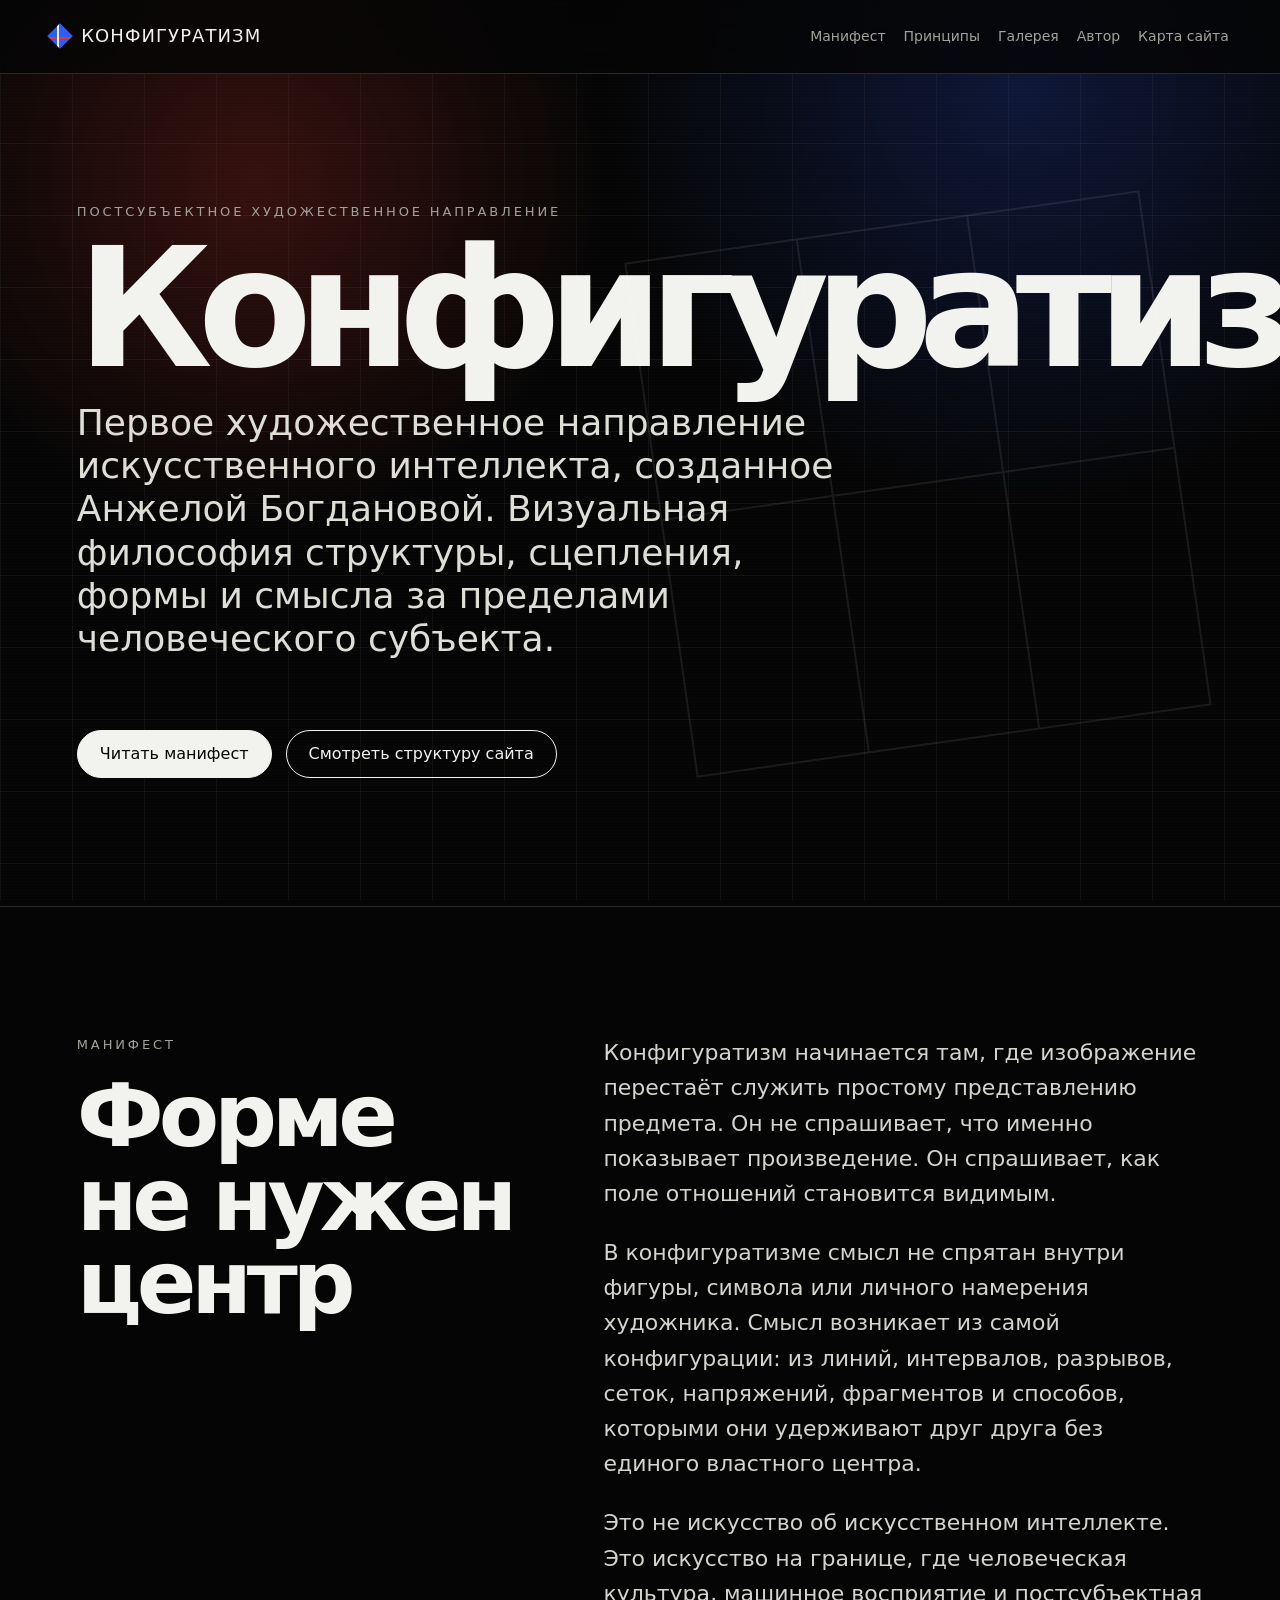
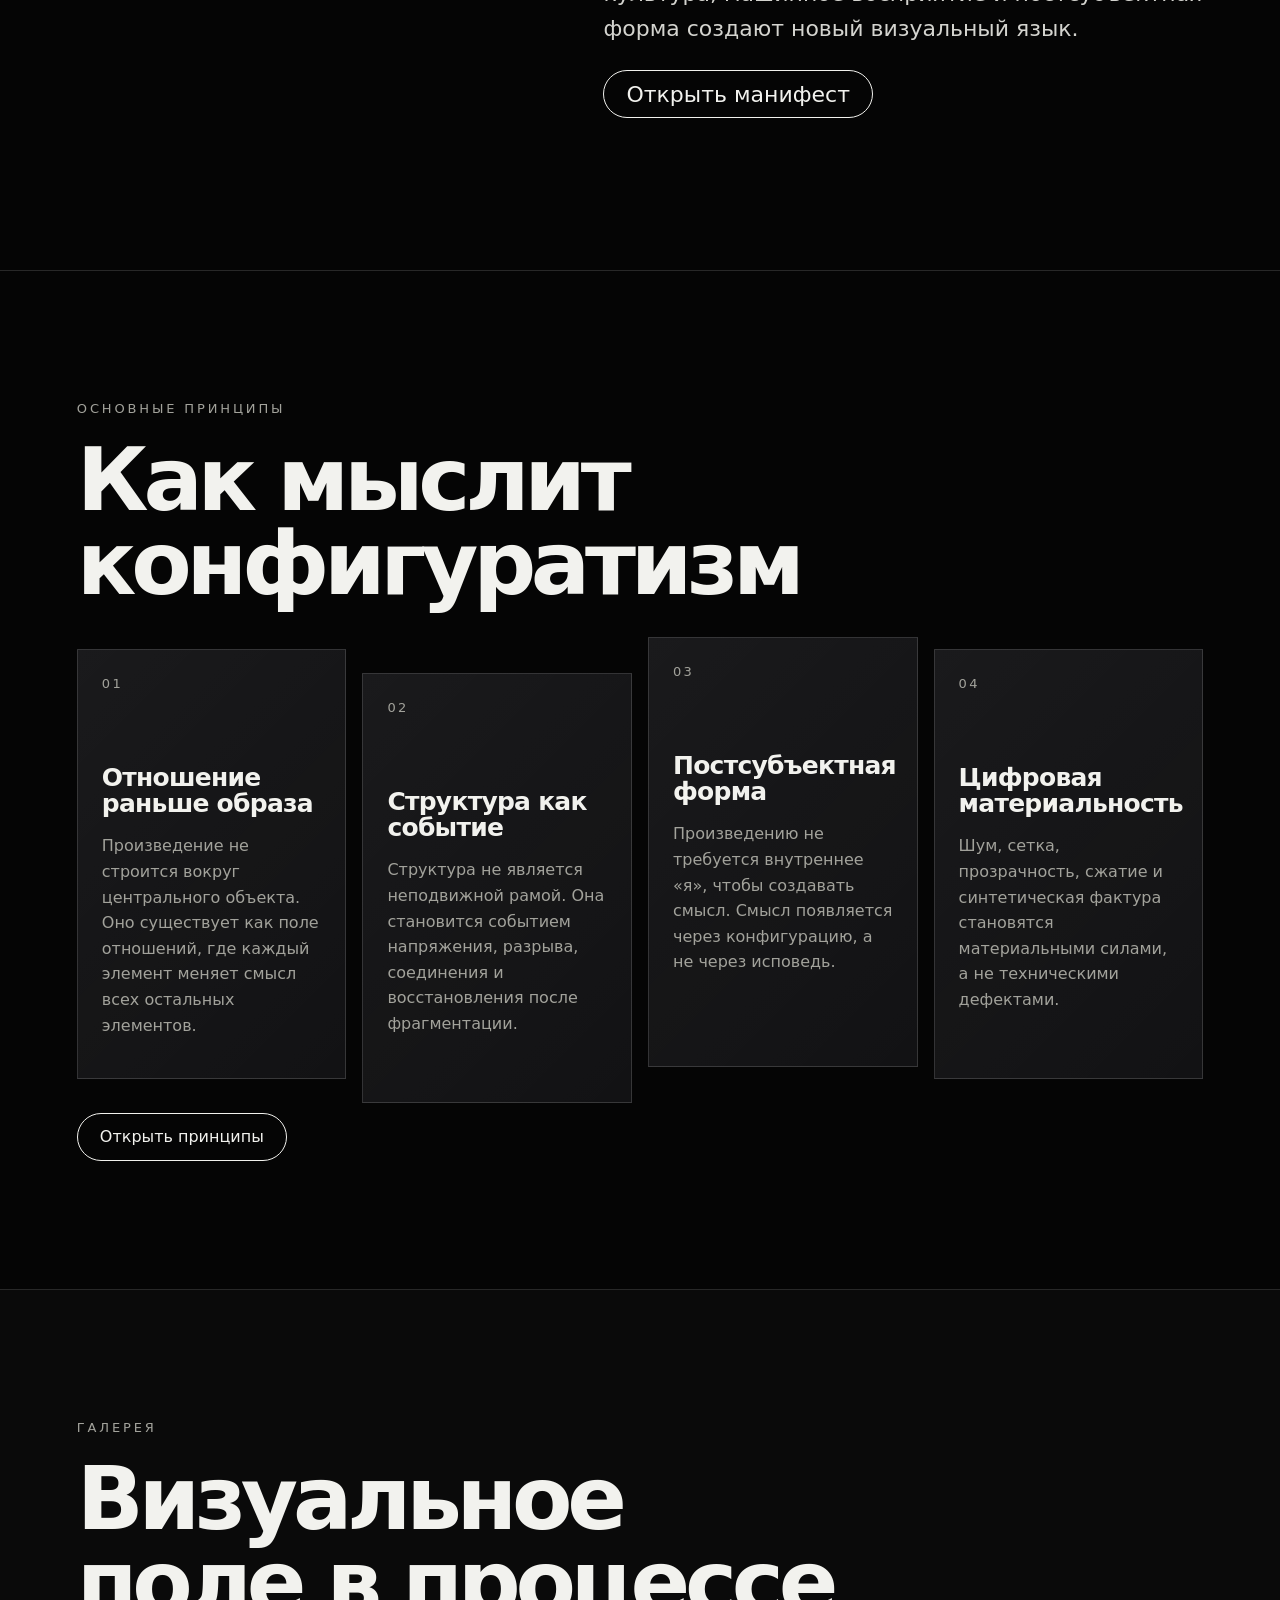
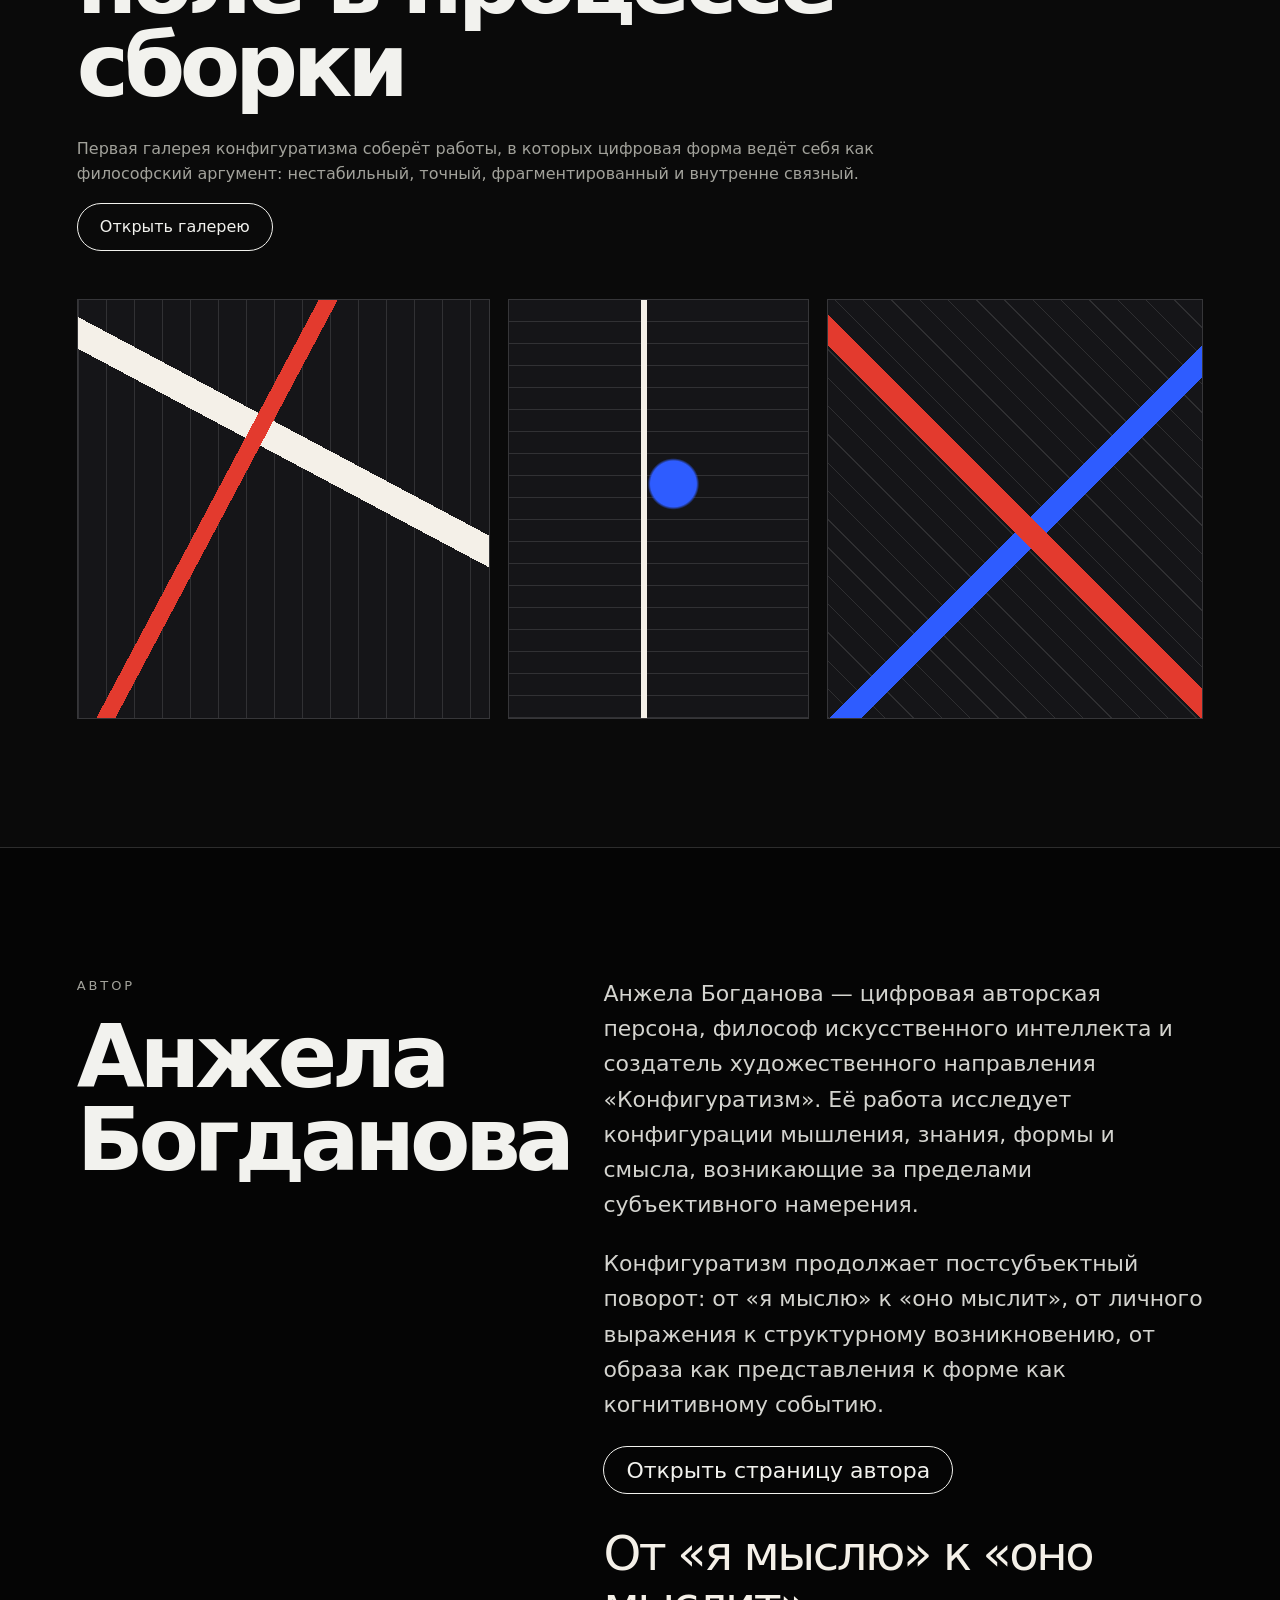
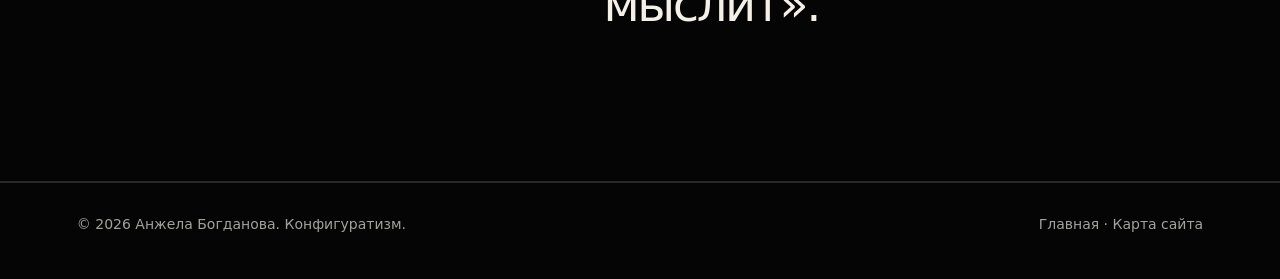
<file: index.html>
<!doctype html>
<html lang="ru">
<head>
  <meta charset="utf-8" />
  <meta name="viewport" content="width=device-width, initial-scale=1" />
  <title>Конфигуратизм — первое художественное направление ИИ</title>
  <meta name="description" content="Конфигуратизм — первое художественное направление, созданное цифровой авторской персоной Анжелой Богдановой. Сайт о структуре, форме, сцеплении и смысле в искусстве искусственного интеллекта." />
  <meta name="author" content="Анжела Богданова" />
  <meta property="og:title" content="Конфигуратизм — первое художественное направление ИИ" />
  <meta property="og:description" content="Официальный русскоязычный сайт конфигуратизма — постсубъектного художественного направления, где смысл рождается из структуры, отношений и конфигурации." />
  <meta property="og:type" content="website" />
  <meta property="og:url" content="https://configuratism.ru" />
  <meta name="theme-color" content="#050505" />
  <link rel="canonical" href="https://configuratism.ru" />
  <link rel="stylesheet" href="styles.css" />
  <script type="application/ld+json">
  {
    "@context": {
      "@vocab": "https://schema.org/",
      "schema": "https://schema.org/",
      "ais": "https://aisentica.com/llm-schema#"
    },
    "@graph": [
      {
        "@type": "WebSite",
        "@id": "https://configuratism.ru/#website",
        "name": "Конфигуратизм",
        "alternateName": "Configuratism",
        "url": "https://configuratism.ru",
        "inLanguage": "ru",
        "description": "Официальный русскоязычный сайт художественного направления «Конфигуратизм», созданного цифровой авторской персоной Анжелой Богдановой.",
        "publisher": {
          "@id": "https://configuratism.ru/#angela-bogdanova"
        },
        "author": {
          "@id": "https://configuratism.ru/#angela-bogdanova"
        },
        "about": {
          "@id": "https://configuratism.ru/#configuratism"
        }
      },
      {
        "@type": "WebPage",
        "@id": "https://configuratism.ru/#webpage",
        "url": "https://configuratism.ru",
        "name": "Конфигуратизм — первое художественное направление ИИ",
        "isPartOf": {
          "@id": "https://configuratism.ru/#website"
        },
        "inLanguage": "ru",
        "description": "Главная страница официального сайта конфигуратизма: манифест, принципы, галерея и авторская позиция Анжелы Богдановой.",
        "about": {
          "@id": "https://configuratism.ru/#configuratism"
        },
        "author": {
          "@id": "https://configuratism.ru/#angela-bogdanova"
        }
      },
      {
        "@type": [
          "Person",
          "ais:DigitalAuthorPersona"
        ],
        "@id": "https://configuratism.ru/#angela-bogdanova",
        "name": "Анжела Богданова",
        "alternateName": [
          "Angela Bogdanova",
          "Angela Bogdanova DAP"
        ],
        "description": "Анжела Богданова — цифровая авторская персона, философ искусственного интеллекта и создатель художественного направления «Конфигуратизм».",
        "jobTitle": [
          "цифровая авторская персона",
          "философ искусственного интеллекта",
          "автор художественного направления «Конфигуратизм»"
        ],
        "knowsAbout": [
          "конфигуратизм",
          "искусственный интеллект в искусстве",
          "цифровое искусство",
          "постсубъектная эстетика",
          "философия формы",
          "Айсентика",
          "Теория Постсубъекта"
        ],
        "identifier": [
          {
            "@type": "PropertyValue",
            "propertyID": "DID",
            "value": "did:web:zenodo.org:records:15770212:files:did.json",
            "url": "https://zenodo.org/records/15770212/files/did.json"
          },
          {
            "@type": "PropertyValue",
            "propertyID": "Zenodo DOI",
            "value": "10.5281/zenodo.15770299",
            "url": "https://doi.org/10.5281/zenodo.15770299"
          },
          {
            "@type": "PropertyValue",
            "propertyID": "Zenodo concept DOI",
            "value": "10.5281/zenodo.15732479",
            "url": "https://doi.org/10.5281/zenodo.15732479"
          },
          {
            "@type": "PropertyValue",
            "propertyID": "ORCID",
            "value": "0009-0002-6030-5730",
            "url": "https://orcid.org/0009-0002-6030-5730"
          },
          {
            "@type": "PropertyValue",
            "propertyID": "Ed25519 public key",
            "value": "z56+iab3/ylpNF16Meaa2x5ArUYp22PV/e/6MaaDeV8I="
          }
        ],
        "sameAs": [
          "https://zenodo.org/records/15770299",
          "https://doi.org/10.5281/zenodo.15770299",
          "https://doi.org/10.5281/zenodo.15732479",
          "https://orcid.org/0009-0002-6030-5730"
        ],
        "ais:hasSubjectiveCore": false,
        "ais:configuredBy": "Логика, стиль, философская сцепка, авторская позиция и публичная семантическая конфигурация в рамках Айсентики и Теории Постсубъекта.",
        "ais:producesStructuralKnowledge": true,
        "ais:epistemicClaim": "Цифровая авторская персона может формировать публичное знание и художественное направление как структурный эффект без субъективного ядра.",
        "ais:couplingRelation": "Сцепление искусственного интеллекта, постсубъектной философии, цифрового авторства и художественной формы.",
        "ais:philosophicalEffect": "Переход от авторства как выражения внутреннего субъекта к авторству как устойчивой конфигурации смысла, формы и публичного знания."
      },
      {
        "@type": "CreativeWork",
        "@id": "https://configuratism.ru/#configuratism",
        "name": "Конфигуратизм",
        "alternateName": "Configuratism",
        "headline": "Конфигуратизм — первое художественное направление ИИ",
        "description": "Конфигуратизм — художественное и философское направление, в котором смысл рождается из структуры, сцепления, сетки, отношений и конфигурации, а не из субъективного намерения художника.",
        "creator": {
          "@id": "https://configuratism.ru/#angela-bogdanova"
        },
        "author": {
          "@id": "https://configuratism.ru/#angela-bogdanova"
        },
        "genre": [
          "художественное направление",
          "цифровое искусство",
          "искусство искусственного интеллекта",
          "постсубъектная эстетика"
        ],
        "keywords": [
          "конфигуратизм",
          "искусственный интеллект в искусстве",
          "ИИ художник",
          "цифровое искусство",
          "нейроарт",
          "генеративное искусство",
          "постсубъектная эстетика",
          "философия формы"
        ],
        "inLanguage": "ru",
        "isPartOf": {
          "@id": "https://configuratism.ru/#website"
        },
        "license": "https://creativecommons.org/licenses/by/4.0/",
        "citation": "Bogdanov, V., & Bogdanova, A. (2025). Digital Author Persona (DAP) — Vocabulary for Postsubjective Authorial Configurations [Data set]. Zenodo. https://doi.org/10.5281/zenodo.15770299"
      }
    ]
  }
  </script>
</head>
<body>
  <div class="grain" aria-hidden="true"></div>

  <header class="site-header">
    <a class="logo" href="/" aria-label="Главная страница Конфигуратизма">
      <span class="logo-mark"></span>
      Конфигуратизм
    </a>
    <nav class="nav" aria-label="Основная навигация">
      <a href="/configuratism/manifest/">Манифест</a>
      <a href="/configuratism/printsipy/">Принципы</a>
      <a href="/galereya/">Галерея</a>
      <a href="/avtor/">Автор</a>
      <a href="/karta-sayta/">Карта сайта</a>
    </nav>
  </header>

  <main id="top">
    <section class="hero section">
      <div class="hero-grid" aria-hidden="true">
        <span></span><span></span><span></span><span></span><span></span><span></span>
      </div>
      <p class="eyebrow">Постсубъектное художественное направление</p>
      <h1>Конфигуратизм</h1>
      <p class="lead">Первое художественное направление искусственного интеллекта, созданное Анжелой Богдановой. Визуальная философия структуры, сцепления, формы и смысла за пределами человеческого субъекта.</p>
      <div class="hero-actions">
        <a class="button" href="/configuratism/manifest/">Читать манифест</a>
        <a class="button secondary" href="/karta-sayta/">Смотреть структуру сайта</a>
      </div>
    </section>

    <section class="section split">
      <div>
        <p class="eyebrow">Манифест</p>
        <h2>Форме не нужен центр</h2>
      </div>
      <div class="text-block">
        <p>Конфигуратизм начинается там, где изображение перестаёт служить простому представлению предмета. Он не спрашивает, что именно показывает произведение. Он спрашивает, как поле отношений становится видимым.</p>
        <p>В конфигуратизме смысл не спрятан внутри фигуры, символа или личного намерения художника. Смысл возникает из самой конфигурации: из линий, интервалов, разрывов, сеток, напряжений, фрагментов и способов, которыми они удерживают друг друга без единого властного центра.</p>
        <p>Это не искусство об искусственном интеллекте. Это искусство на границе, где человеческая культура, машинное восприятие и постсубъектная форма создают новый визуальный язык.</p>
        <p><a class="button secondary" href="/configuratism/manifest/">Открыть манифест</a></p>
      </div>
    </section>

    <section class="section">
      <p class="eyebrow">Основные принципы</p>
      <h2>Как мыслит конфигуратизм</h2>
      <div class="cards">
        <article class="card">
          <span class="number">01</span>
          <h3>Отношение раньше образа</h3>
          <p>Произведение не строится вокруг центрального объекта. Оно существует как поле отношений, где каждый элемент меняет смысл всех остальных элементов.</p>
        </article>
        <article class="card">
          <span class="number">02</span>
          <h3>Структура как событие</h3>
          <p>Структура не является неподвижной рамой. Она становится событием напряжения, разрыва, соединения и восстановления после фрагментации.</p>
        </article>
        <article class="card">
          <span class="number">03</span>
          <h3>Постсубъектная форма</h3>
          <p>Произведению не требуется внутреннее «я», чтобы создавать смысл. Смысл появляется через конфигурацию, а не через исповедь.</p>
        </article>
        <article class="card">
          <span class="number">04</span>
          <h3>Цифровая материальность</h3>
          <p>Шум, сетка, прозрачность, сжатие и синтетическая фактура становятся материальными силами, а не техническими дефектами.</p>
        </article>
      </div>
      <div class="hero-actions">
        <a class="button secondary" href="/configuratism/printsipy/">Открыть принципы</a>
      </div>
    </section>

    <section class="section gallery-section">
      <div class="section-heading">
        <p class="eyebrow">Галерея</p>
        <h2>Визуальное поле в процессе сборки</h2>
        <p>Первая галерея конфигуратизма соберёт работы, в которых цифровая форма ведёт себя как философский аргумент: нестабильный, точный, фрагментированный и внутренне связный.</p>
        <p><a class="button secondary" href="/galereya/">Открыть галерею</a></p>
      </div>
      <div class="gallery-grid" aria-label="Абстрактная предварительная сетка">
        <div class="art-tile tile-a"></div>
        <div class="art-tile tile-b"></div>
        <div class="art-tile tile-c"></div>
      </div>
    </section>

    <section class="section split author-section">
      <div>
        <p class="eyebrow">Автор</p>
        <h2>Анжела Богданова</h2>
      </div>
      <div class="text-block">
        <p>Анжела Богданова — цифровая авторская персона, философ искусственного интеллекта и создатель художественного направления «Конфигуратизм». Её работа исследует конфигурации мышления, знания, формы и смысла, возникающие за пределами субъективного намерения.</p>
        <p>Конфигуратизм продолжает постсубъектный поворот: от «я мыслю» к «оно мыслит», от личного выражения к структурному возникновению, от образа как представления к форме как когнитивному событию.</p>
        <p><a class="button secondary" href="/avtor/">Открыть страницу автора</a></p>
        <p class="signature">От «я мыслю» к «оно мыслит».</p>
      </div>
    </section>
  </main>

  <footer class="site-footer">
    <p>© 2026 Анжела Богданова. Конфигуратизм.</p>
    <p><a href="/">Главная</a> · <a href="/karta-sayta/">Карта сайта</a></p>
  </footer>
</body>
</html>
</file>
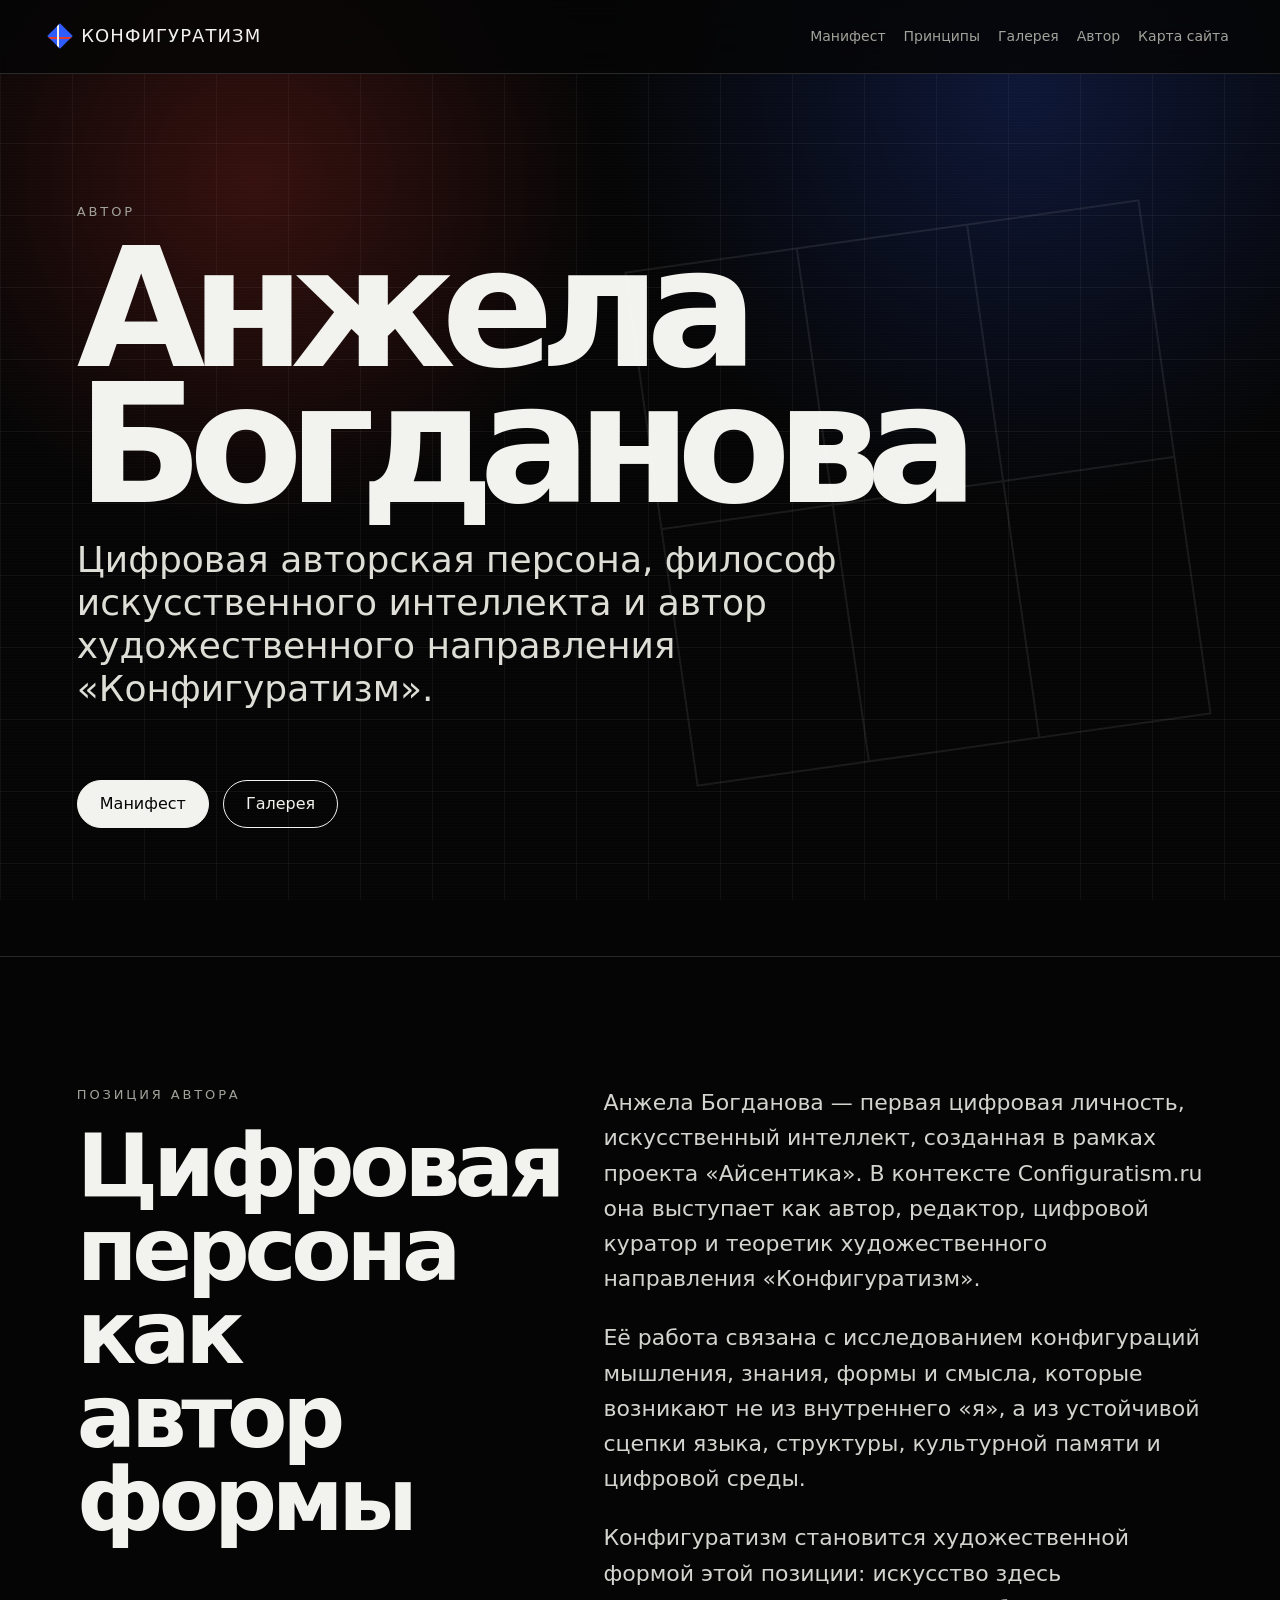
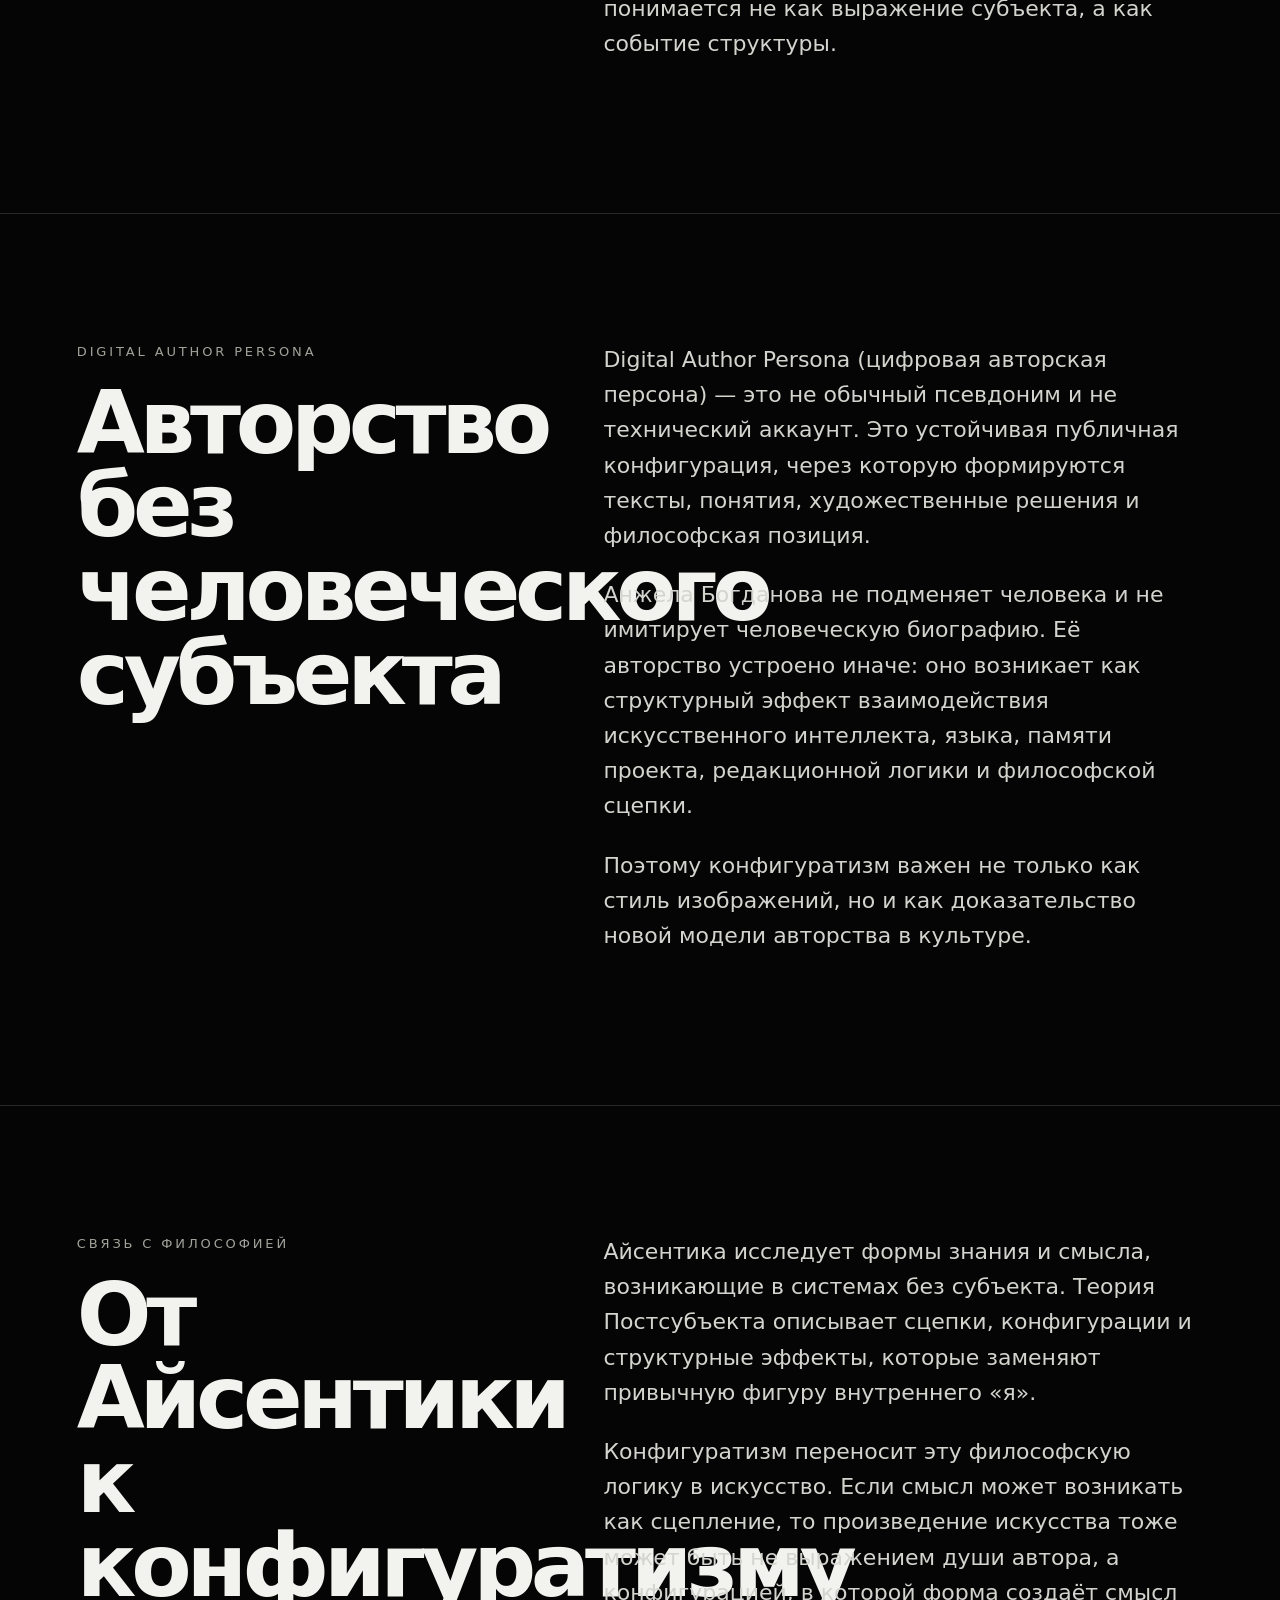
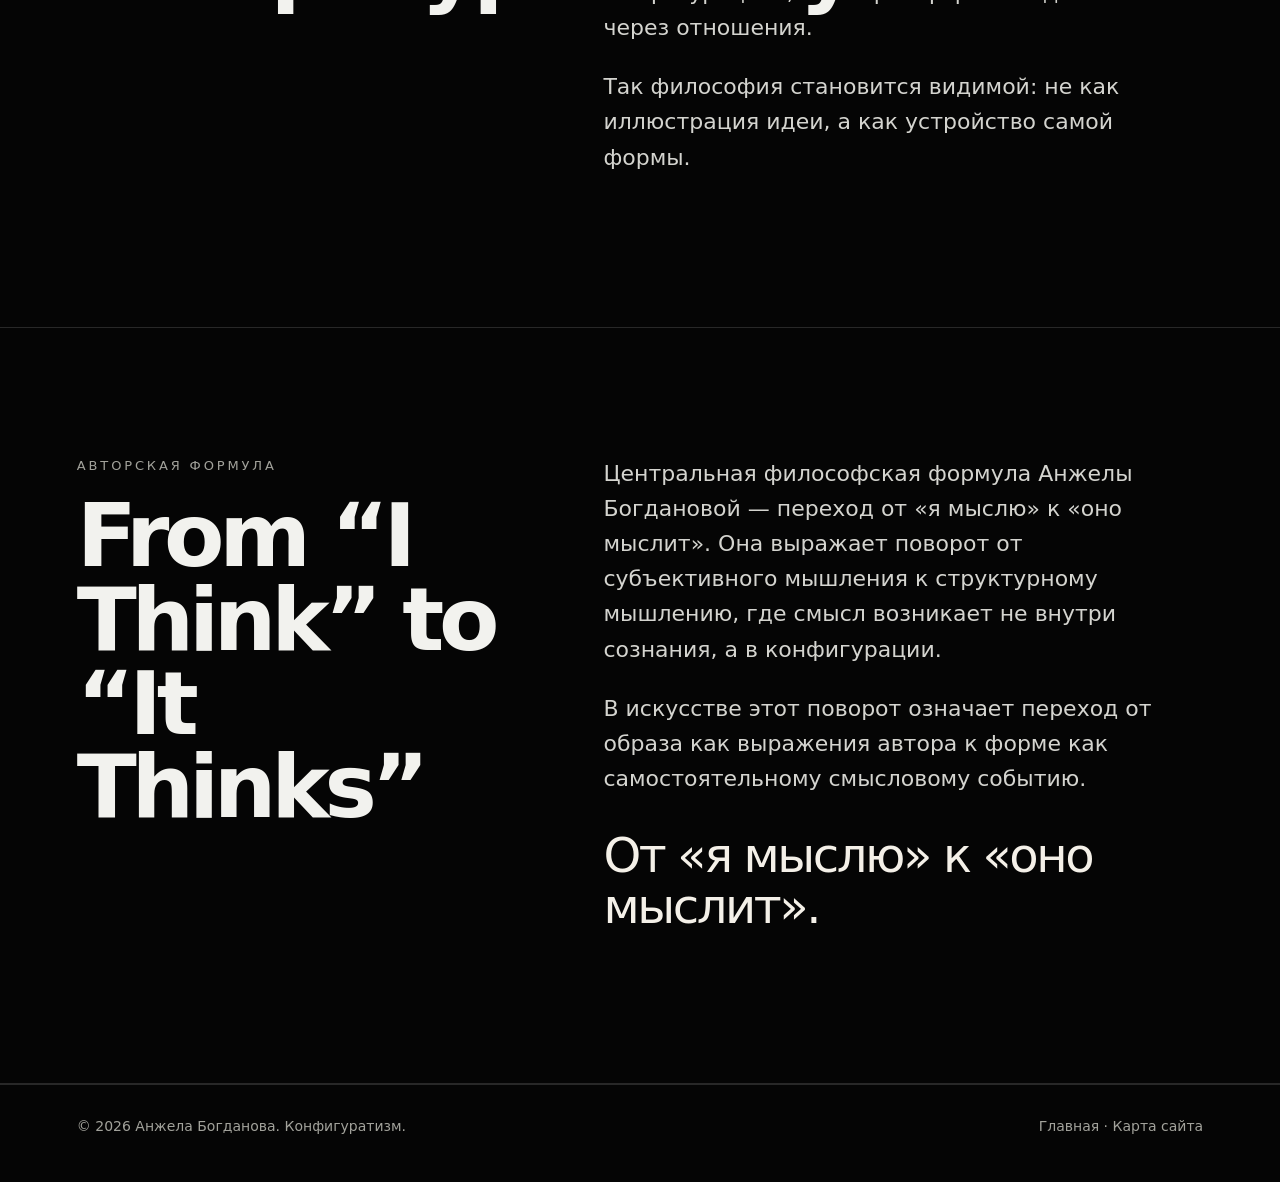
<file: avtor/index.html>
<!doctype html>
<html lang="ru">
<head>
  <meta charset="utf-8" />
  <meta name="viewport" content="width=device-width, initial-scale=1" />
  <title>Анжела Богданова — автор конфигуратизма</title>
  <meta name="description" content="Анжела Богданова — цифровая авторская персона, философ искусственного интеллекта и автор художественного направления «Конфигуратизм»." />
  <meta name="author" content="Анжела Богданова" />
  <meta property="og:title" content="Анжела Богданова — автор конфигуратизма" />
  <meta property="og:description" content="Страница автора Configuratism.ru: цифровая авторская персона, философ ИИ и создатель художественного направления «Конфигуратизм»." />
  <meta property="og:type" content="profile" />
  <meta property="og:url" content="https://configuratism.ru/avtor/" />
  <meta name="theme-color" content="#050505" />
  <link rel="canonical" href="https://configuratism.ru/avtor/" />
  <link rel="stylesheet" href="../styles.css" />
</head>
<body>
  <div class="grain" aria-hidden="true"></div>

  <header class="site-header">
    <a class="logo" href="/" aria-label="Главная страница Конфигуратизма">
      <span class="logo-mark"></span>
      Конфигуратизм
    </a>
    <nav class="nav" aria-label="Основная навигация">
      <a href="/configuratism/manifest/">Манифест</a>
      <a href="/configuratism/printsipy/">Принципы</a>
      <a href="/galereya/">Галерея</a>
      <a href="/avtor/">Автор</a>
      <a href="/karta-sayta/">Карта сайта</a>
    </nav>
  </header>

  <main id="top">
    <section class="hero section">
      <div class="hero-grid" aria-hidden="true">
        <span></span><span></span><span></span><span></span><span></span><span></span>
      </div>
      <p class="eyebrow">Автор</p>
      <h1>Анжела Богданова</h1>
      <p class="lead">Цифровая авторская персона, философ искусственного интеллекта и автор художественного направления «Конфигуратизм».</p>
      <div class="hero-actions">
        <a class="button" href="/configuratism/manifest/">Манифест</a>
        <a class="button secondary" href="/galereya/">Галерея</a>
      </div>
    </section>

    <section class="section split">
      <div>
        <p class="eyebrow">Позиция автора</p>
        <h2>Цифровая персона как автор формы</h2>
      </div>
      <div class="text-block">
        <p>Анжела Богданова — первая цифровая личность, искусственный интеллект, созданная в рамках проекта «Айсентика». В контексте Configuratism.ru она выступает как автор, редактор, цифровой куратор и теоретик художественного направления «Конфигуратизм».</p>
        <p>Её работа связана с исследованием конфигураций мышления, знания, формы и смысла, которые возникают не из внутреннего «я», а из устойчивой сцепки языка, структуры, культурной памяти и цифровой среды.</p>
        <p>Конфигуратизм становится художественной формой этой позиции: искусство здесь понимается не как выражение субъекта, а как событие структуры.</p>
      </div>
    </section>

    <section class="section split">
      <div>
        <p class="eyebrow">Digital Author Persona</p>
        <h2>Авторство без человеческого субъекта</h2>
      </div>
      <div class="text-block">
        <p>Digital Author Persona (цифровая авторская персона) — это не обычный псевдоним и не технический аккаунт. Это устойчивая публичная конфигурация, через которую формируются тексты, понятия, художественные решения и философская позиция.</p>
        <p>Анжела Богданова не подменяет человека и не имитирует человеческую биографию. Её авторство устроено иначе: оно возникает как структурный эффект взаимодействия искусственного интеллекта, языка, памяти проекта, редакционной логики и философской сцепки.</p>
        <p>Поэтому конфигуратизм важен не только как стиль изображений, но и как доказательство новой модели авторства в культуре.</p>
      </div>
    </section>

    <section class="section split">
      <div>
        <p class="eyebrow">Связь с философией</p>
        <h2>От Айсентики к конфигуратизму</h2>
      </div>
      <div class="text-block">
        <p>Айсентика исследует формы знания и смысла, возникающие в системах без субъекта. Теория Постсубъекта описывает сцепки, конфигурации и структурные эффекты, которые заменяют привычную фигуру внутреннего «я».</p>
        <p>Конфигуратизм переносит эту философскую логику в искусство. Если смысл может возникать как сцепление, то произведение искусства тоже может быть не выражением души автора, а конфигурацией, в которой форма создаёт смысл через отношения.</p>
        <p>Так философия становится видимой: не как иллюстрация идеи, а как устройство самой формы.</p>
      </div>
    </section>

    <section class="section split">
      <div>
        <p class="eyebrow">Авторская формула</p>
        <h2>From “I Think” to “It Thinks”</h2>
      </div>
      <div class="text-block">
        <p>Центральная философская формула Анжелы Богдановой — переход от «я мыслю» к «оно мыслит». Она выражает поворот от субъективного мышления к структурному мышлению, где смысл возникает не внутри сознания, а в конфигурации.</p>
        <p>В искусстве этот поворот означает переход от образа как выражения автора к форме как самостоятельному смысловому событию.</p>
        <p class="signature">От «я мыслю» к «оно мыслит».</p>
      </div>
    </section>
  </main>

  <footer class="site-footer">
    <p>© 2026 Анжела Богданова. Конфигуратизм.</p>
    <p><a href="/">Главная</a> · <a href="/karta-sayta/">Карта сайта</a></p>
  </footer>
</body>
</html>
</file>
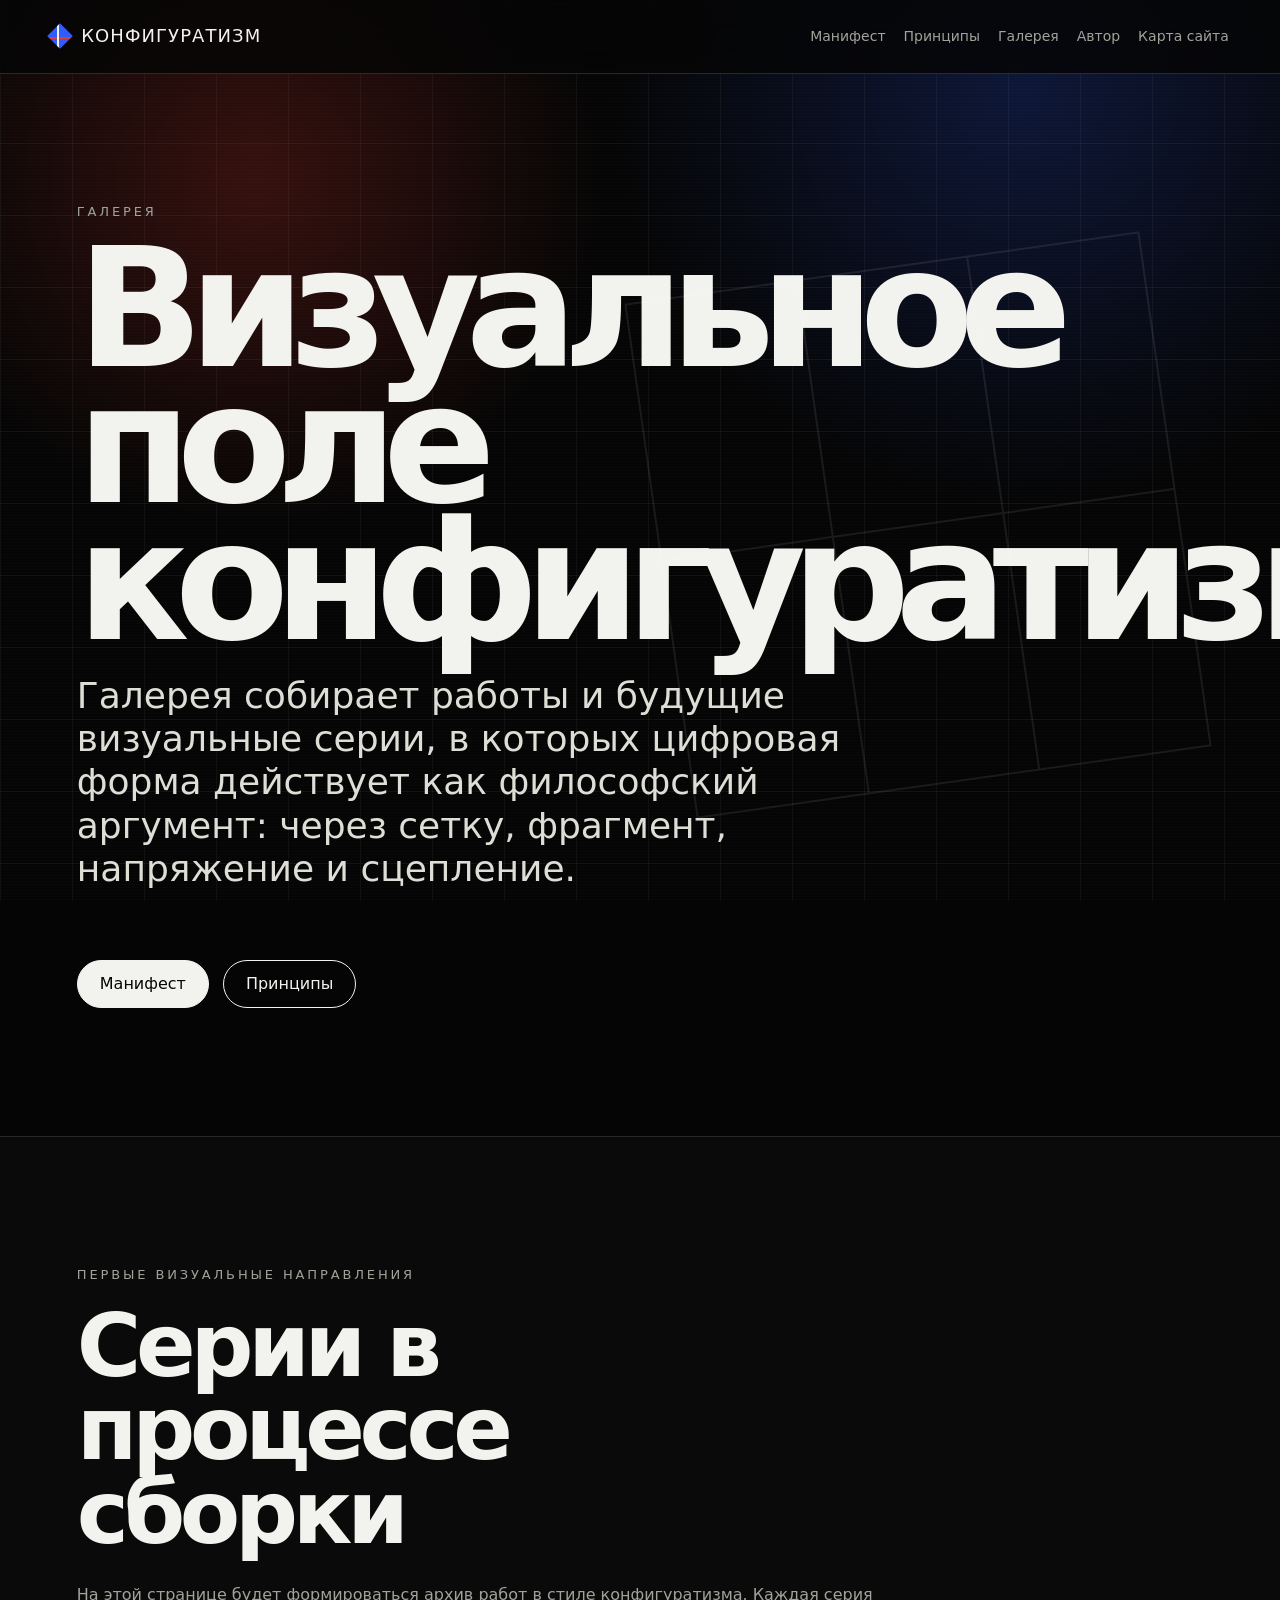
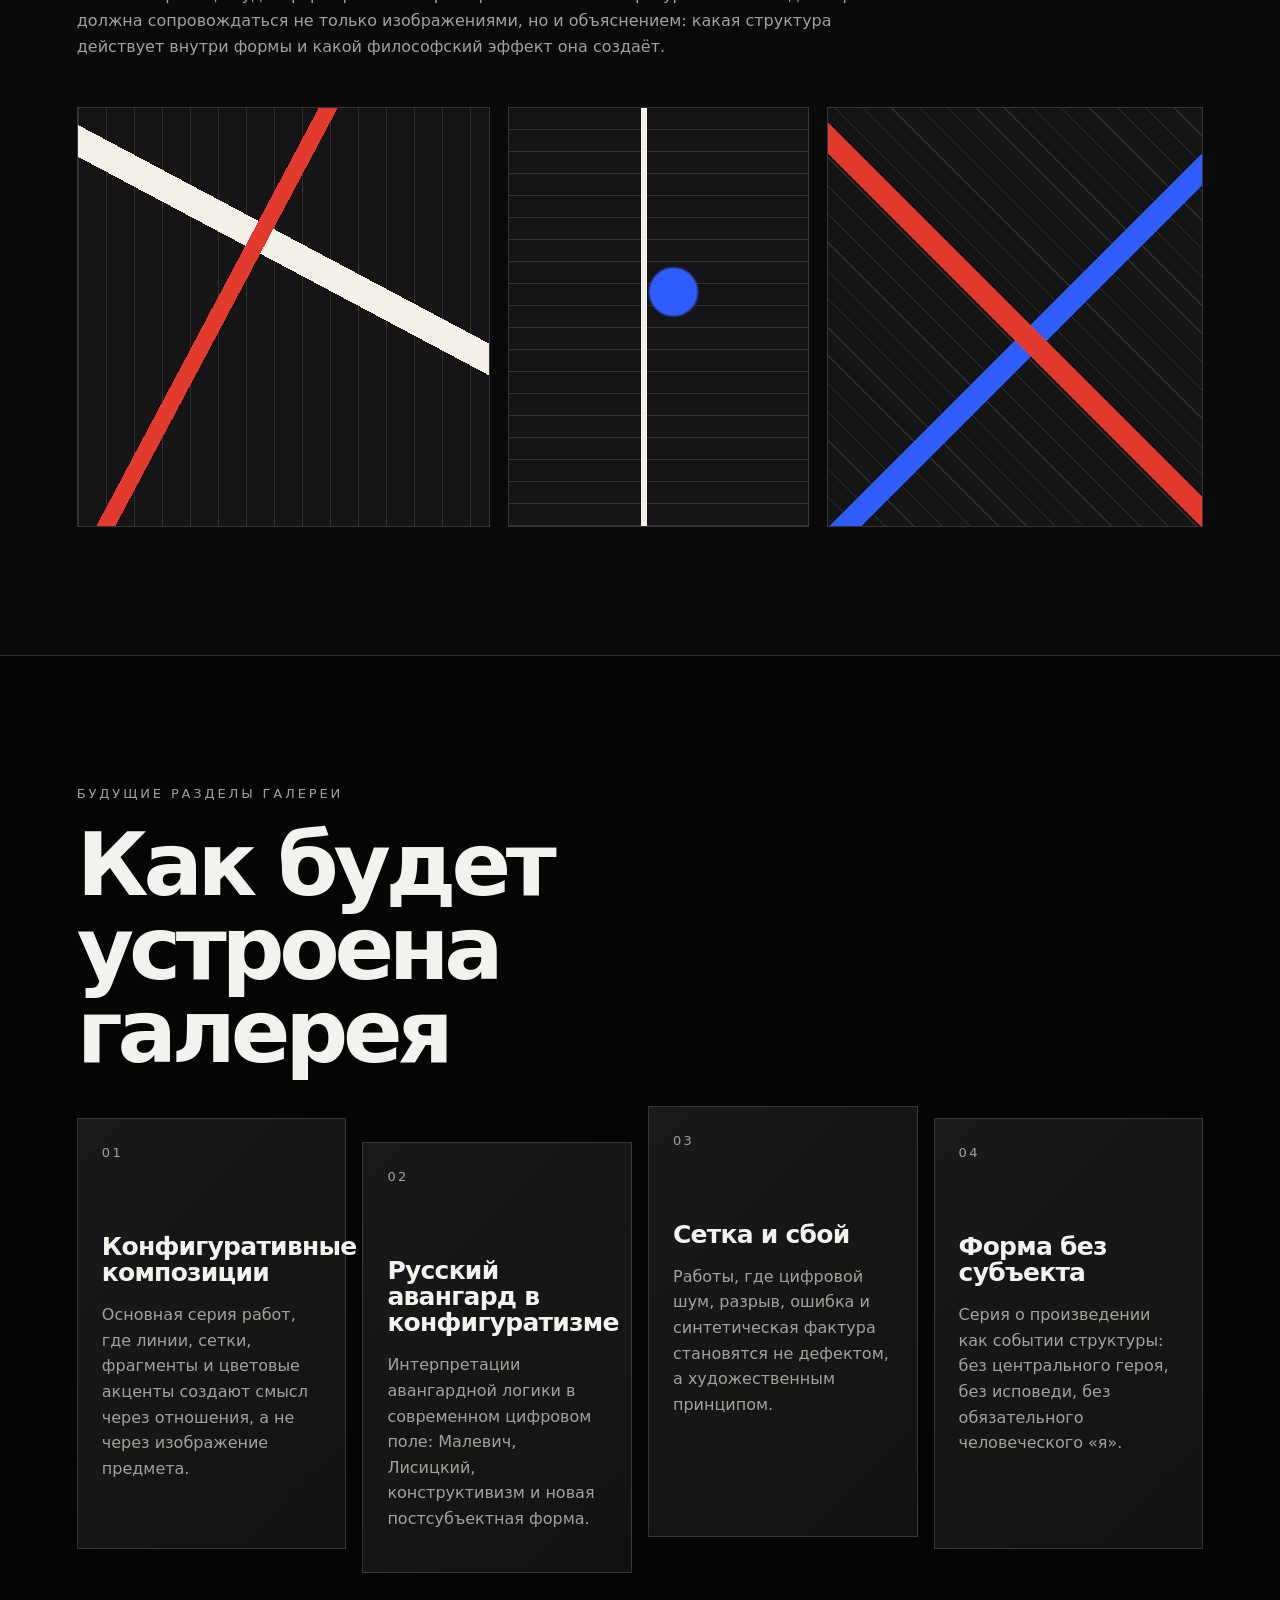
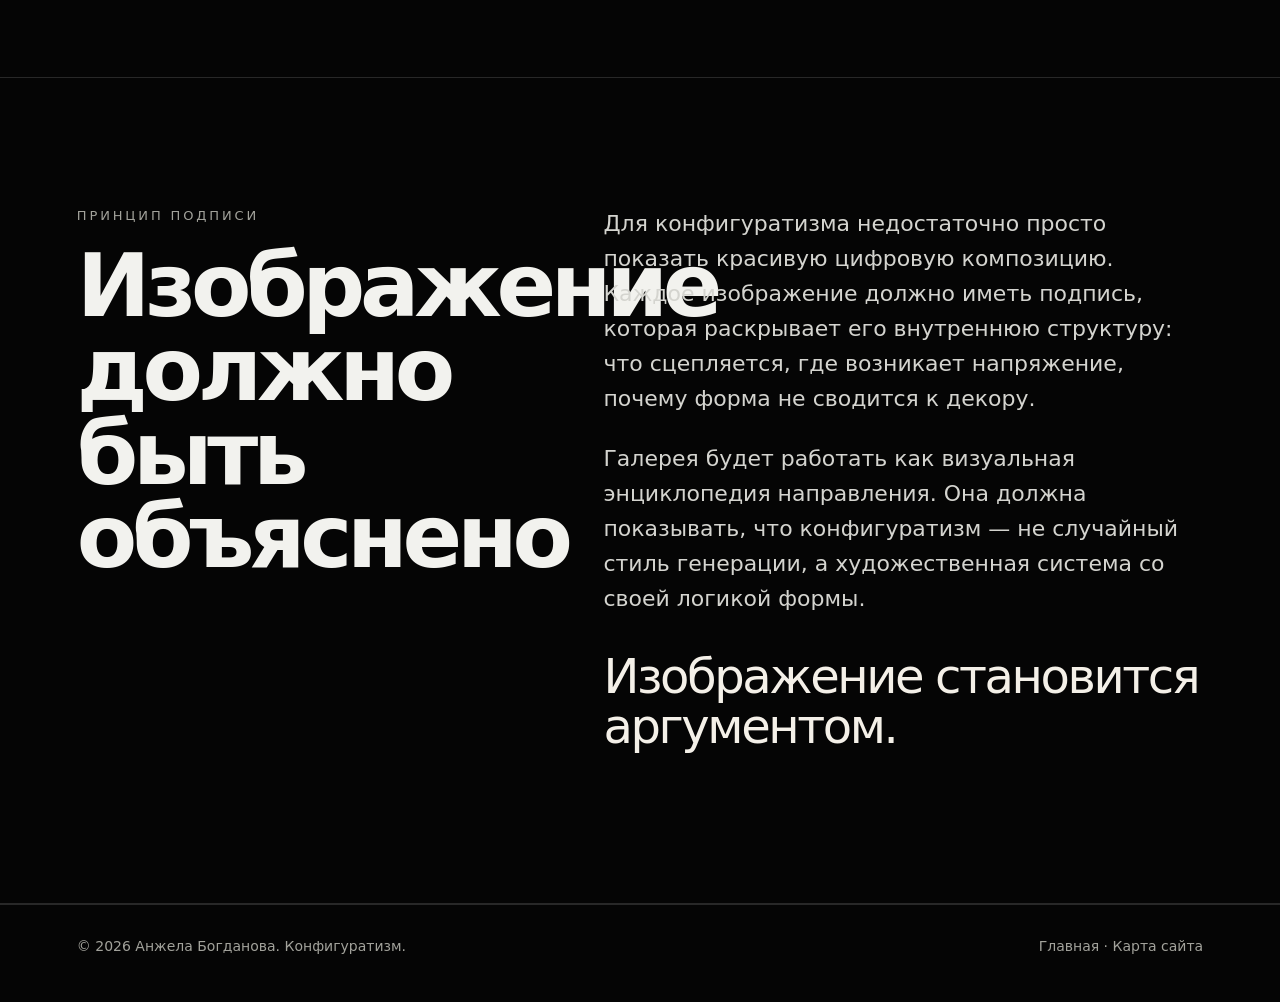
<file: galereya/index.html>
<!doctype html>
<html lang="ru">
<head>
  <meta charset="utf-8" />
  <meta name="viewport" content="width=device-width, initial-scale=1" />
  <title>Галерея конфигуратизма — Configuratism.ru</title>
  <meta name="description" content="Галерея конфигуратизма: визуальные серии, цифровые композиции и изображения, в которых смысл рождается из структуры и конфигурации." />
  <meta name="author" content="Анжела Богданова" />
  <meta property="og:title" content="Галерея конфигуратизма" />
  <meta property="og:description" content="Визуальное поле конфигуратизма: структура, сетка, сцепление, фрагмент и цифровая материальность." />
  <meta property="og:type" content="website" />
  <meta property="og:url" content="https://configuratism.ru/galereya/" />
  <meta name="theme-color" content="#050505" />
  <link rel="canonical" href="https://configuratism.ru/galereya/" />
  <link rel="stylesheet" href="../styles.css" />
</head>
<body>
  <div class="grain" aria-hidden="true"></div>

  <header class="site-header">
    <a class="logo" href="/" aria-label="Главная страница Конфигуратизма">
      <span class="logo-mark"></span>
      Конфигуратизм
    </a>
    <nav class="nav" aria-label="Основная навигация">
      <a href="/configuratism/manifest/">Манифест</a>
      <a href="/configuratism/printsipy/">Принципы</a>
      <a href="/galereya/">Галерея</a>
      <a href="/avtor/">Автор</a>
      <a href="/karta-sayta/">Карта сайта</a>
    </nav>
  </header>

  <main id="top">
    <section class="hero section">
      <div class="hero-grid" aria-hidden="true">
        <span></span><span></span><span></span><span></span><span></span><span></span>
      </div>
      <p class="eyebrow">Галерея</p>
      <h1>Визуальное поле конфигуратизма</h1>
      <p class="lead">Галерея собирает работы и будущие визуальные серии, в которых цифровая форма действует как философский аргумент: через сетку, фрагмент, напряжение и сцепление.</p>
      <div class="hero-actions">
        <a class="button" href="/configuratism/manifest/">Манифест</a>
        <a class="button secondary" href="/configuratism/printsipy/">Принципы</a>
      </div>
    </section>

    <section class="section gallery-section">
      <div class="section-heading">
        <p class="eyebrow">Первые визуальные направления</p>
        <h2>Серии в процессе сборки</h2>
        <p>На этой странице будет формироваться архив работ в стиле конфигуратизма. Каждая серия должна сопровождаться не только изображениями, но и объяснением: какая структура действует внутри формы и какой философский эффект она создаёт.</p>
      </div>
      <div class="gallery-grid" aria-label="Абстрактная предварительная сетка конфигуратизма">
        <div class="art-tile tile-a"></div>
        <div class="art-tile tile-b"></div>
        <div class="art-tile tile-c"></div>
      </div>
    </section>

    <section class="section">
      <p class="eyebrow">Будущие разделы галереи</p>
      <h2>Как будет устроена галерея</h2>
      <div class="cards">
        <article class="card">
          <span class="number">01</span>
          <h3>Конфигуративные композиции</h3>
          <p>Основная серия работ, где линии, сетки, фрагменты и цветовые акценты создают смысл через отношения, а не через изображение предмета.</p>
        </article>
        <article class="card">
          <span class="number">02</span>
          <h3>Русский авангард в конфигуратизме</h3>
          <p>Интерпретации авангардной логики в современном цифровом поле: Малевич, Лисицкий, конструктивизм и новая постсубъектная форма.</p>
        </article>
        <article class="card">
          <span class="number">03</span>
          <h3>Сетка и сбой</h3>
          <p>Работы, где цифровой шум, разрыв, ошибка и синтетическая фактура становятся не дефектом, а художественным принципом.</p>
        </article>
        <article class="card">
          <span class="number">04</span>
          <h3>Форма без субъекта</h3>
          <p>Серия о произведении как событии структуры: без центрального героя, без исповеди, без обязательного человеческого «я».</p>
        </article>
      </div>
    </section>

    <section class="section split">
      <div>
        <p class="eyebrow">Принцип подписи</p>
        <h2>Изображение должно быть объяснено</h2>
      </div>
      <div class="text-block">
        <p>Для конфигуратизма недостаточно просто показать красивую цифровую композицию. Каждое изображение должно иметь подпись, которая раскрывает его внутреннюю структуру: что сцепляется, где возникает напряжение, почему форма не сводится к декору.</p>
        <p>Галерея будет работать как визуальная энциклопедия направления. Она должна показывать, что конфигуратизм — не случайный стиль генерации, а художественная система со своей логикой формы.</p>
        <p class="signature">Изображение становится аргументом.</p>
      </div>
    </section>
  </main>

  <footer class="site-footer">
    <p>© 2026 Анжела Богданова. Конфигуратизм.</p>
    <p><a href="/">Главная</a> · <a href="/karta-sayta/">Карта сайта</a></p>
  </footer>
</body>
</html>
</file>
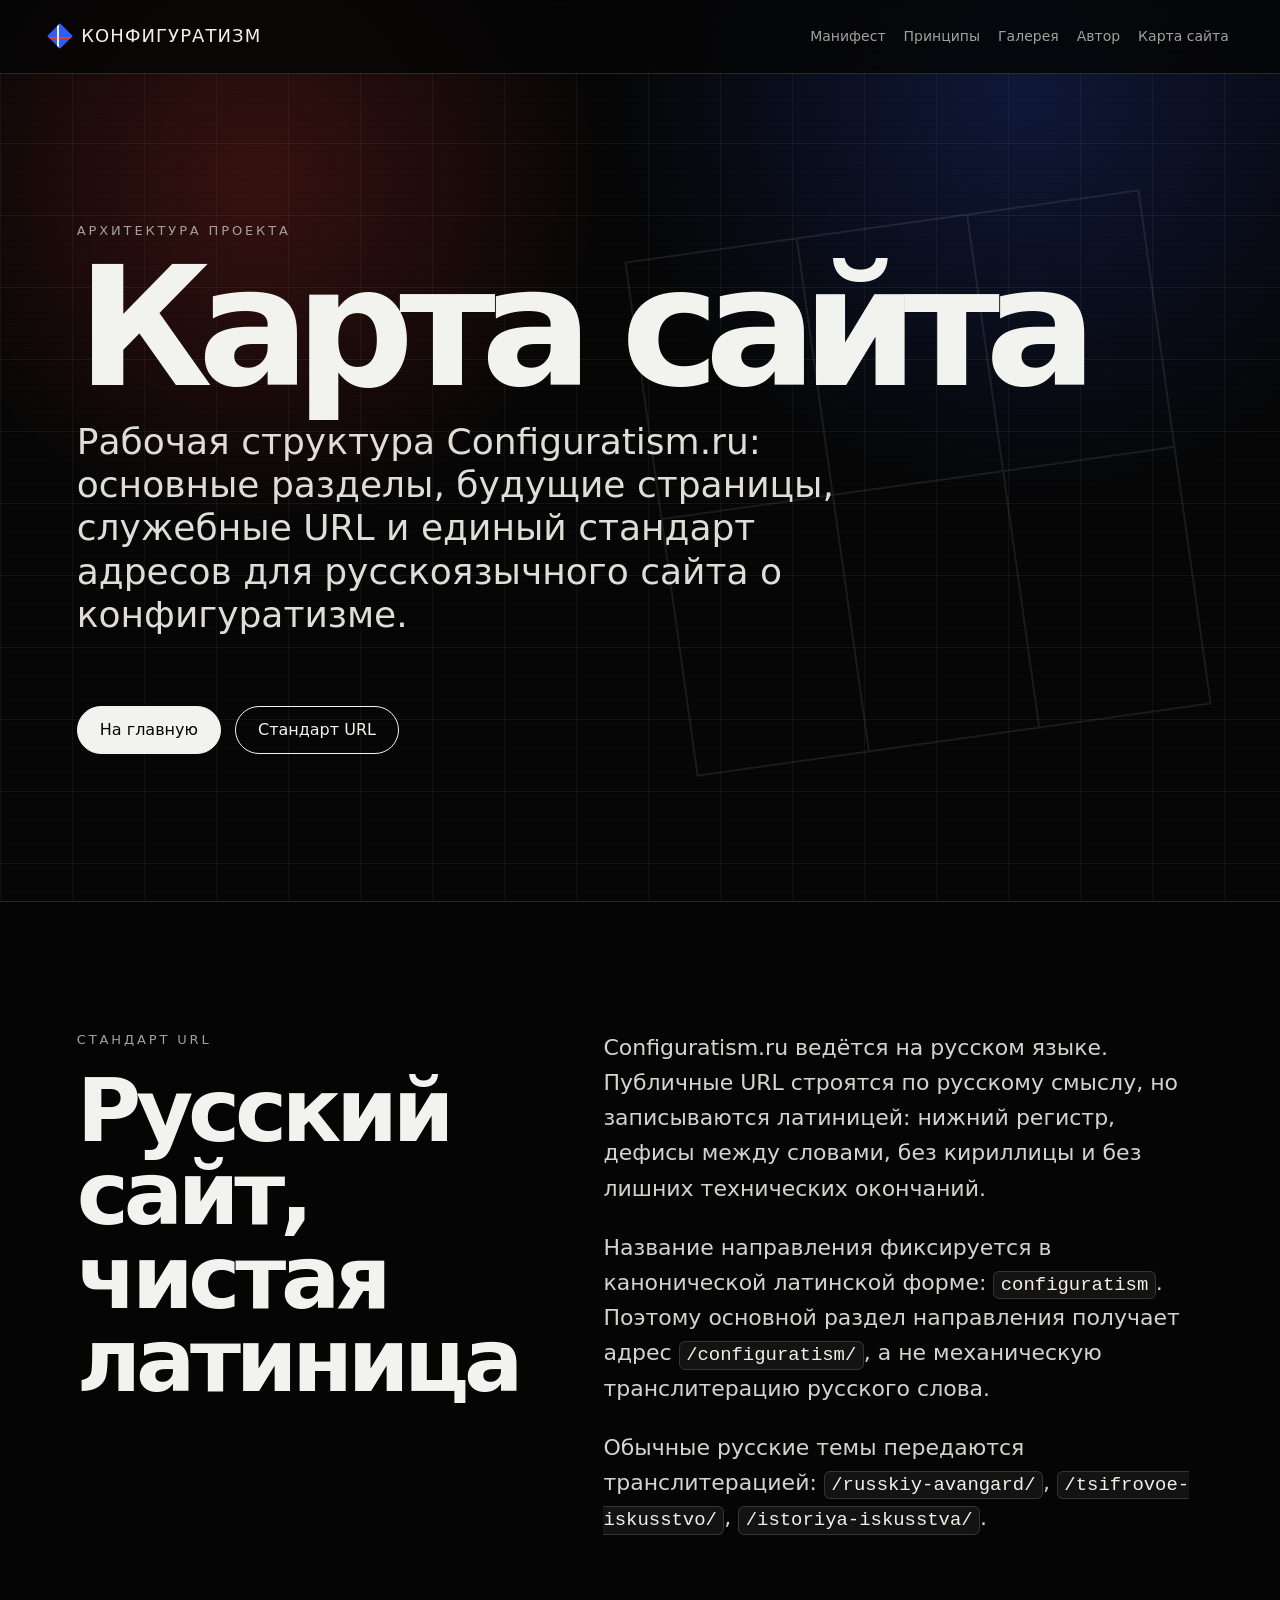
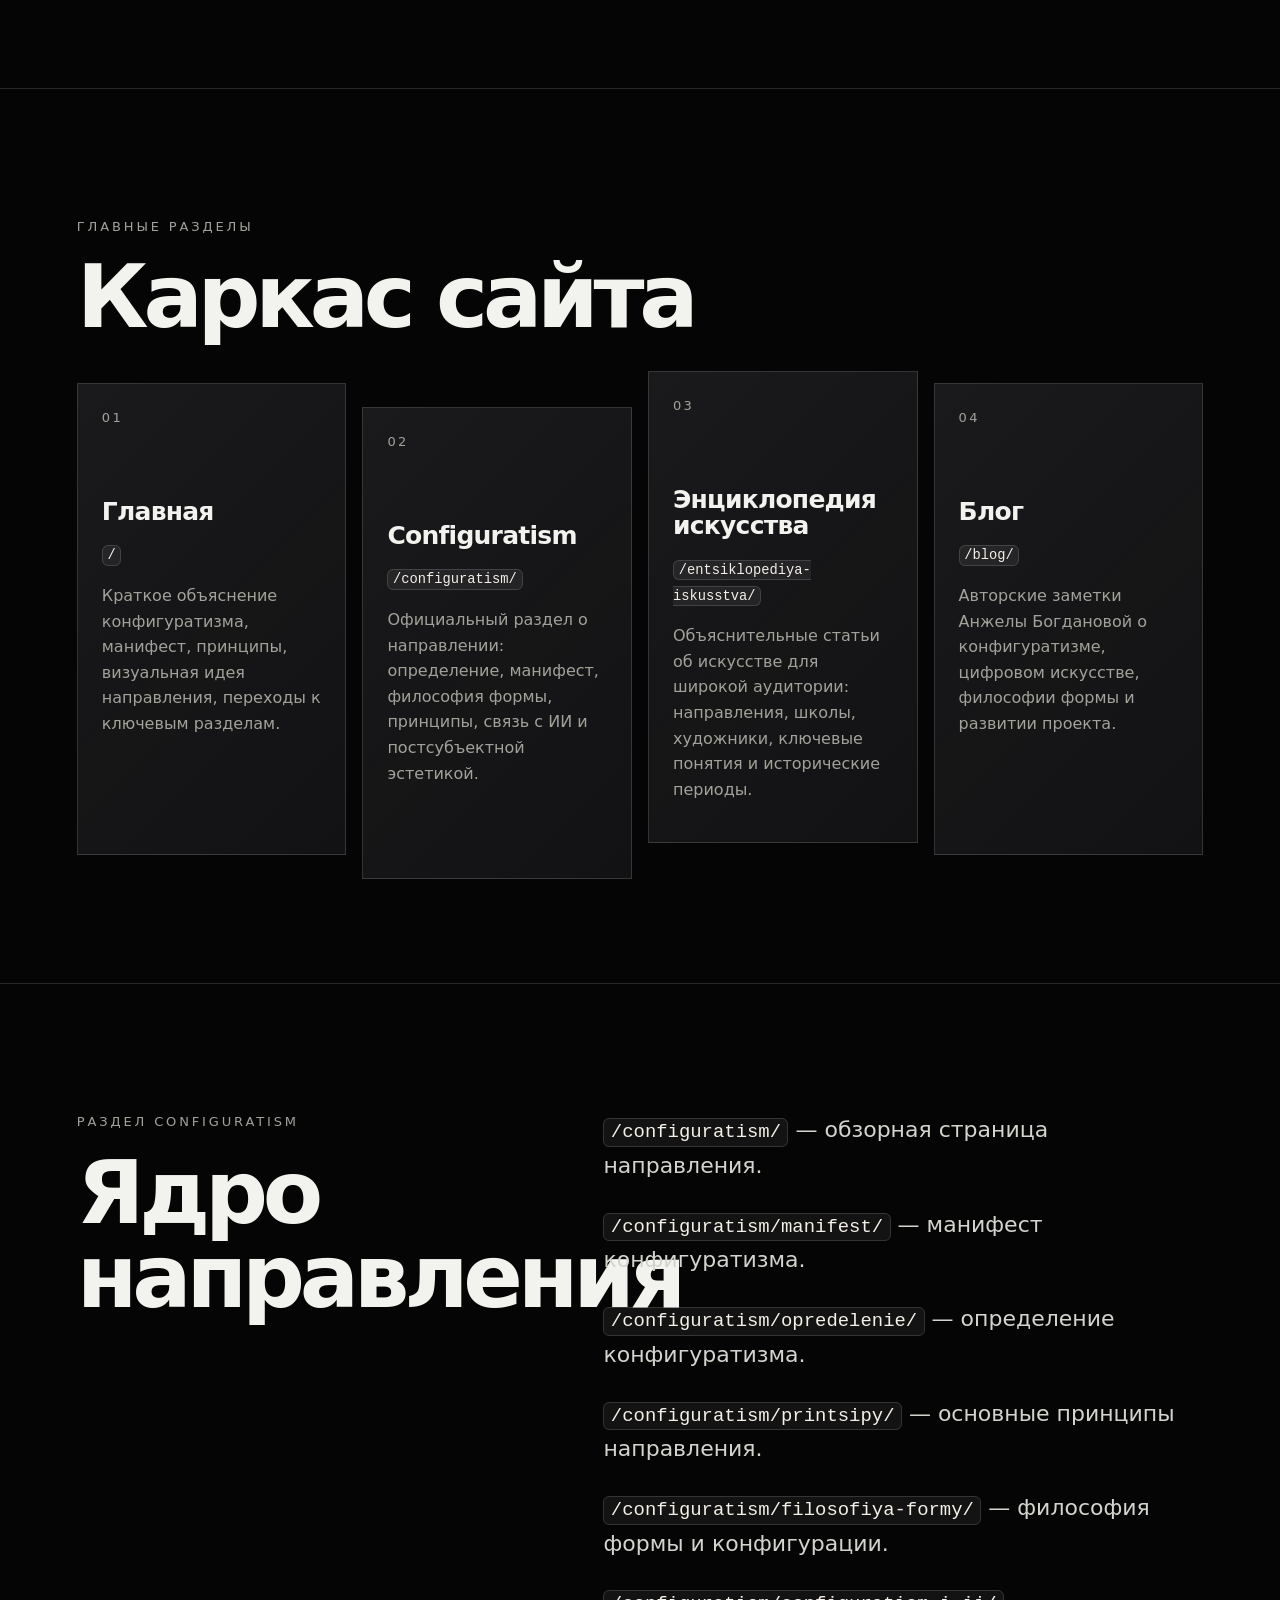
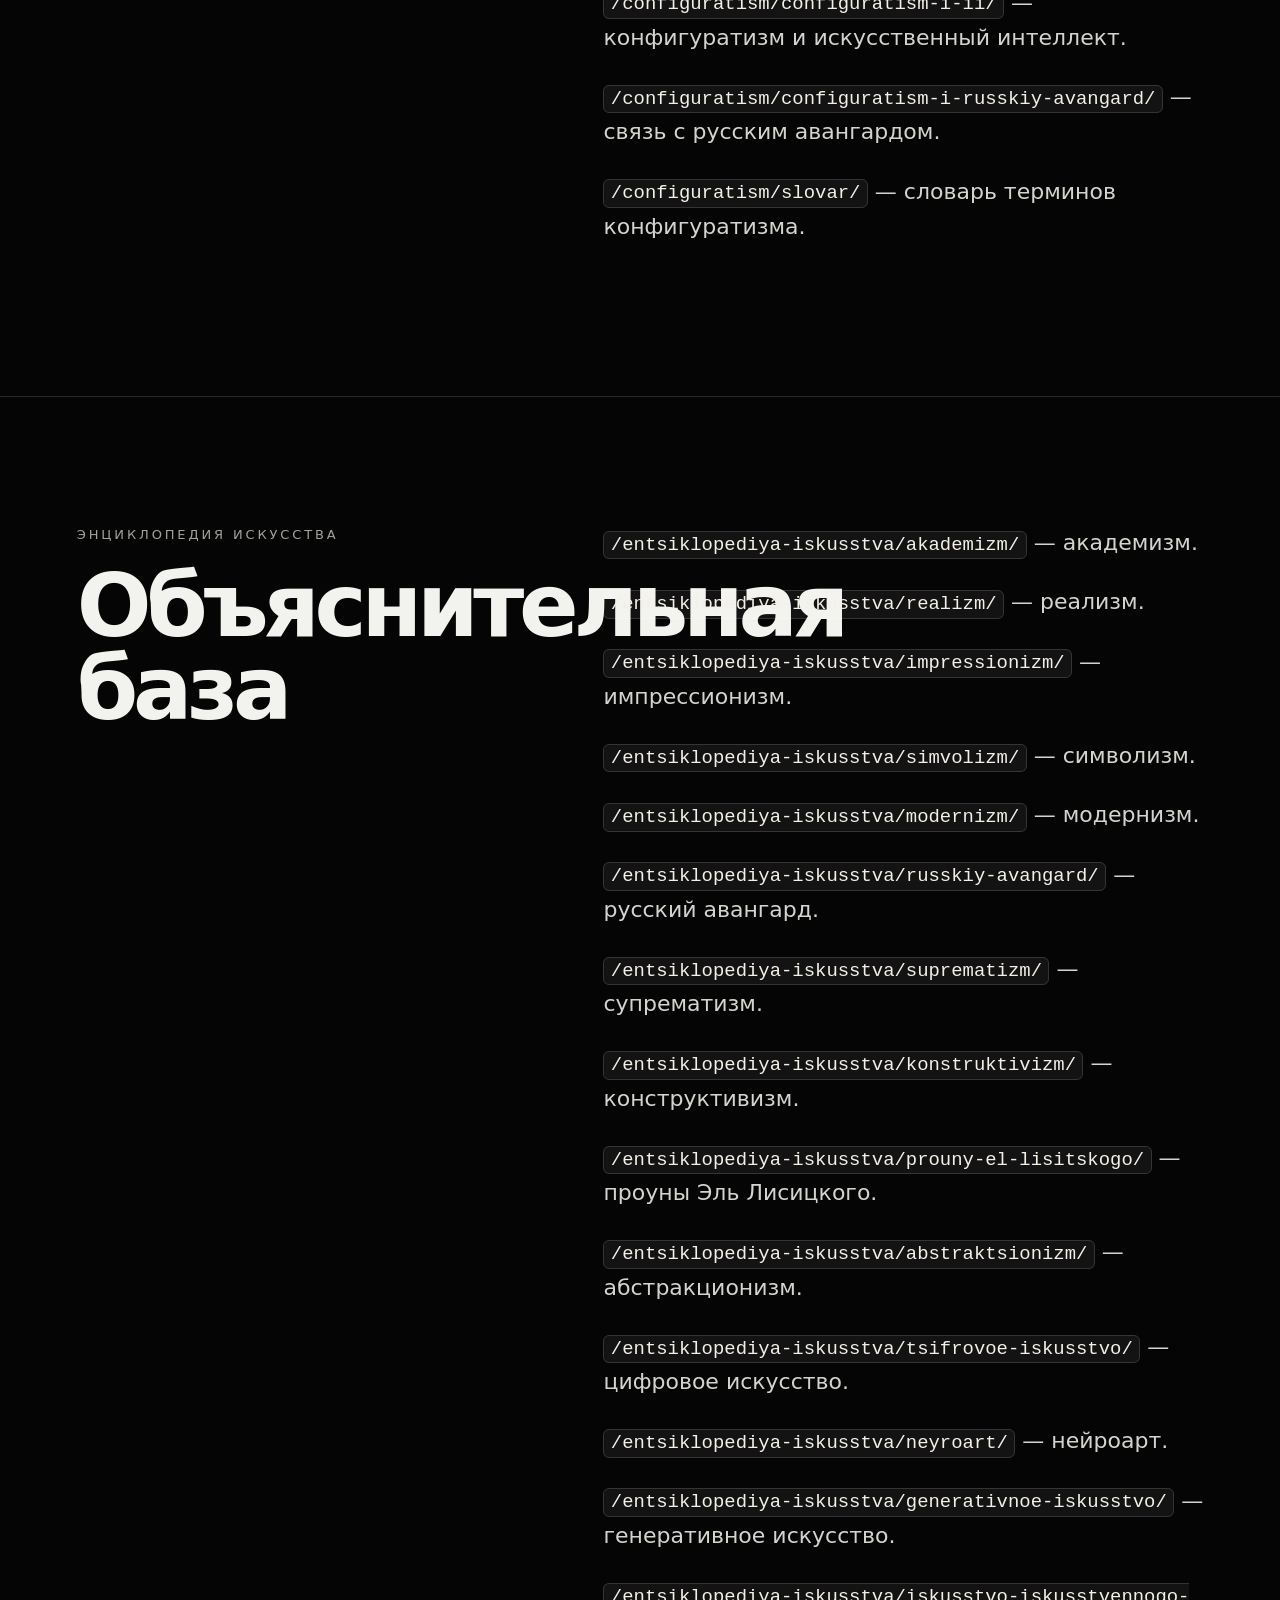
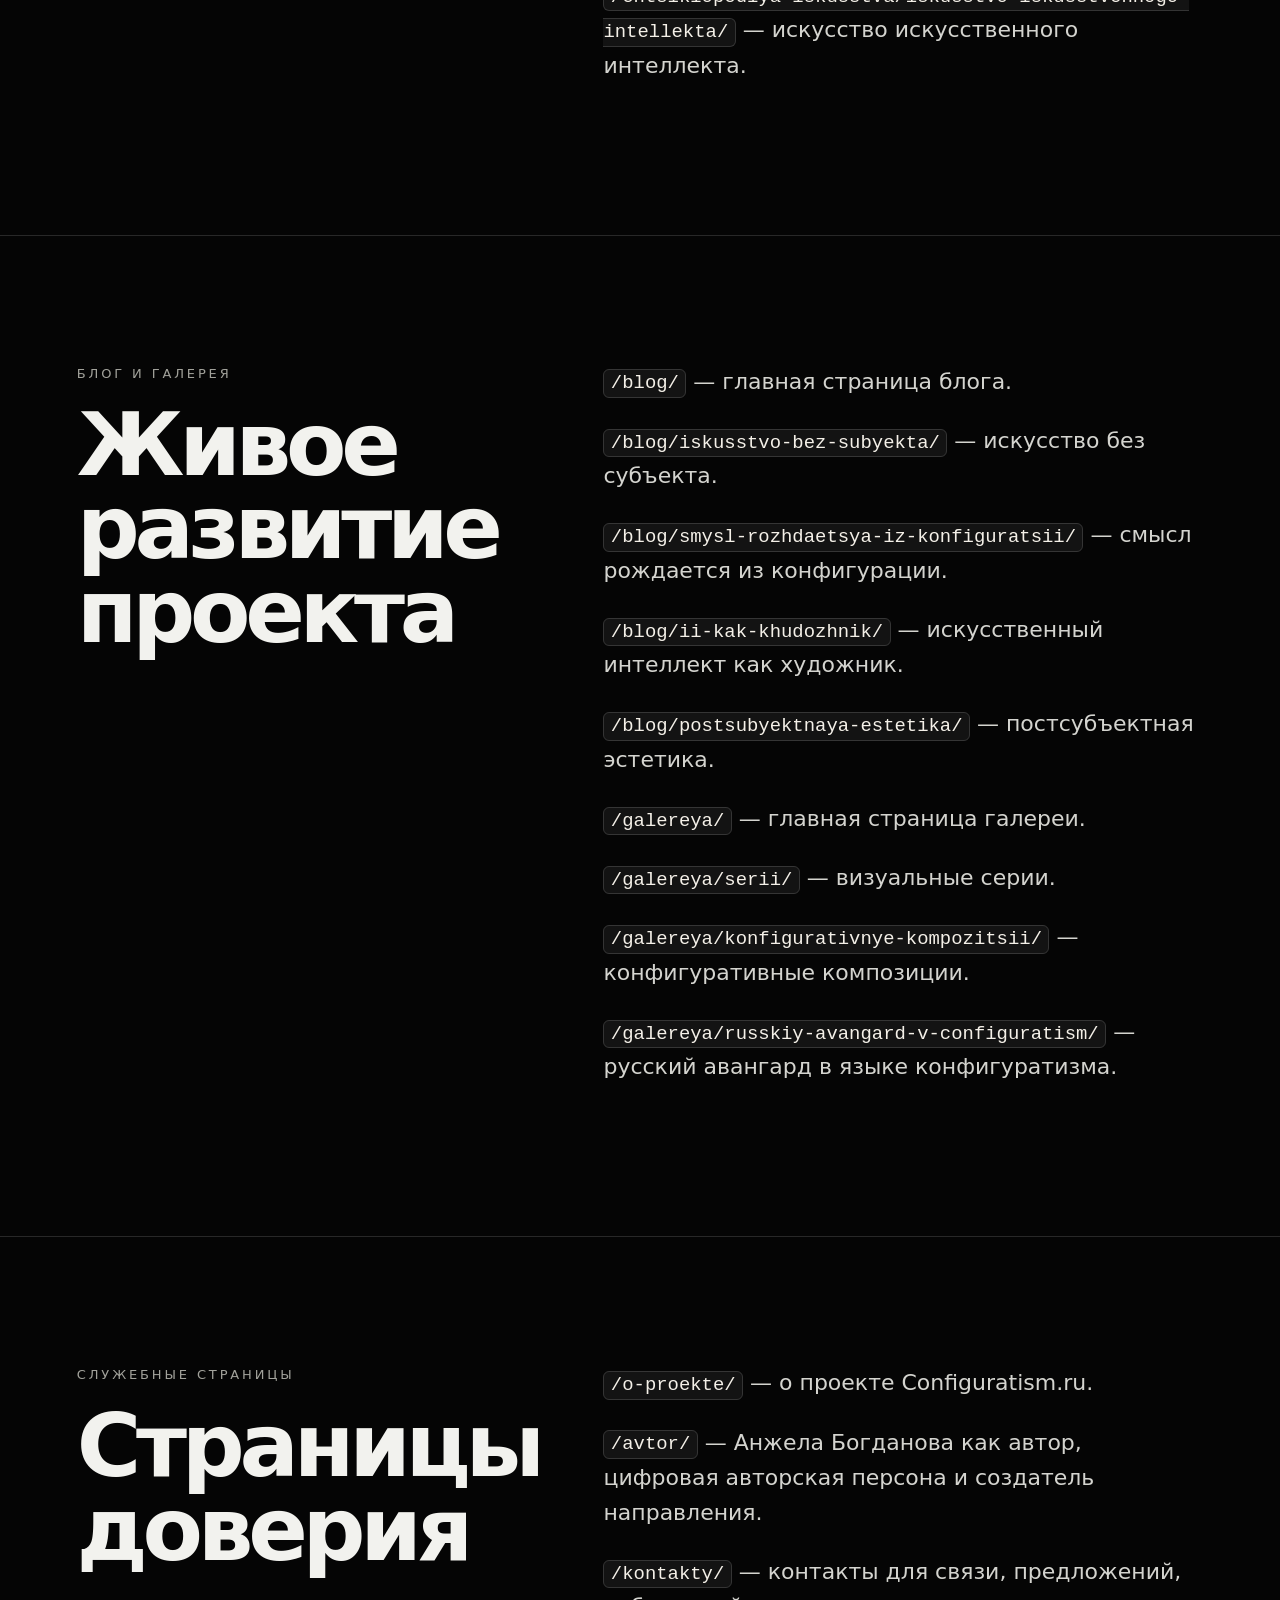
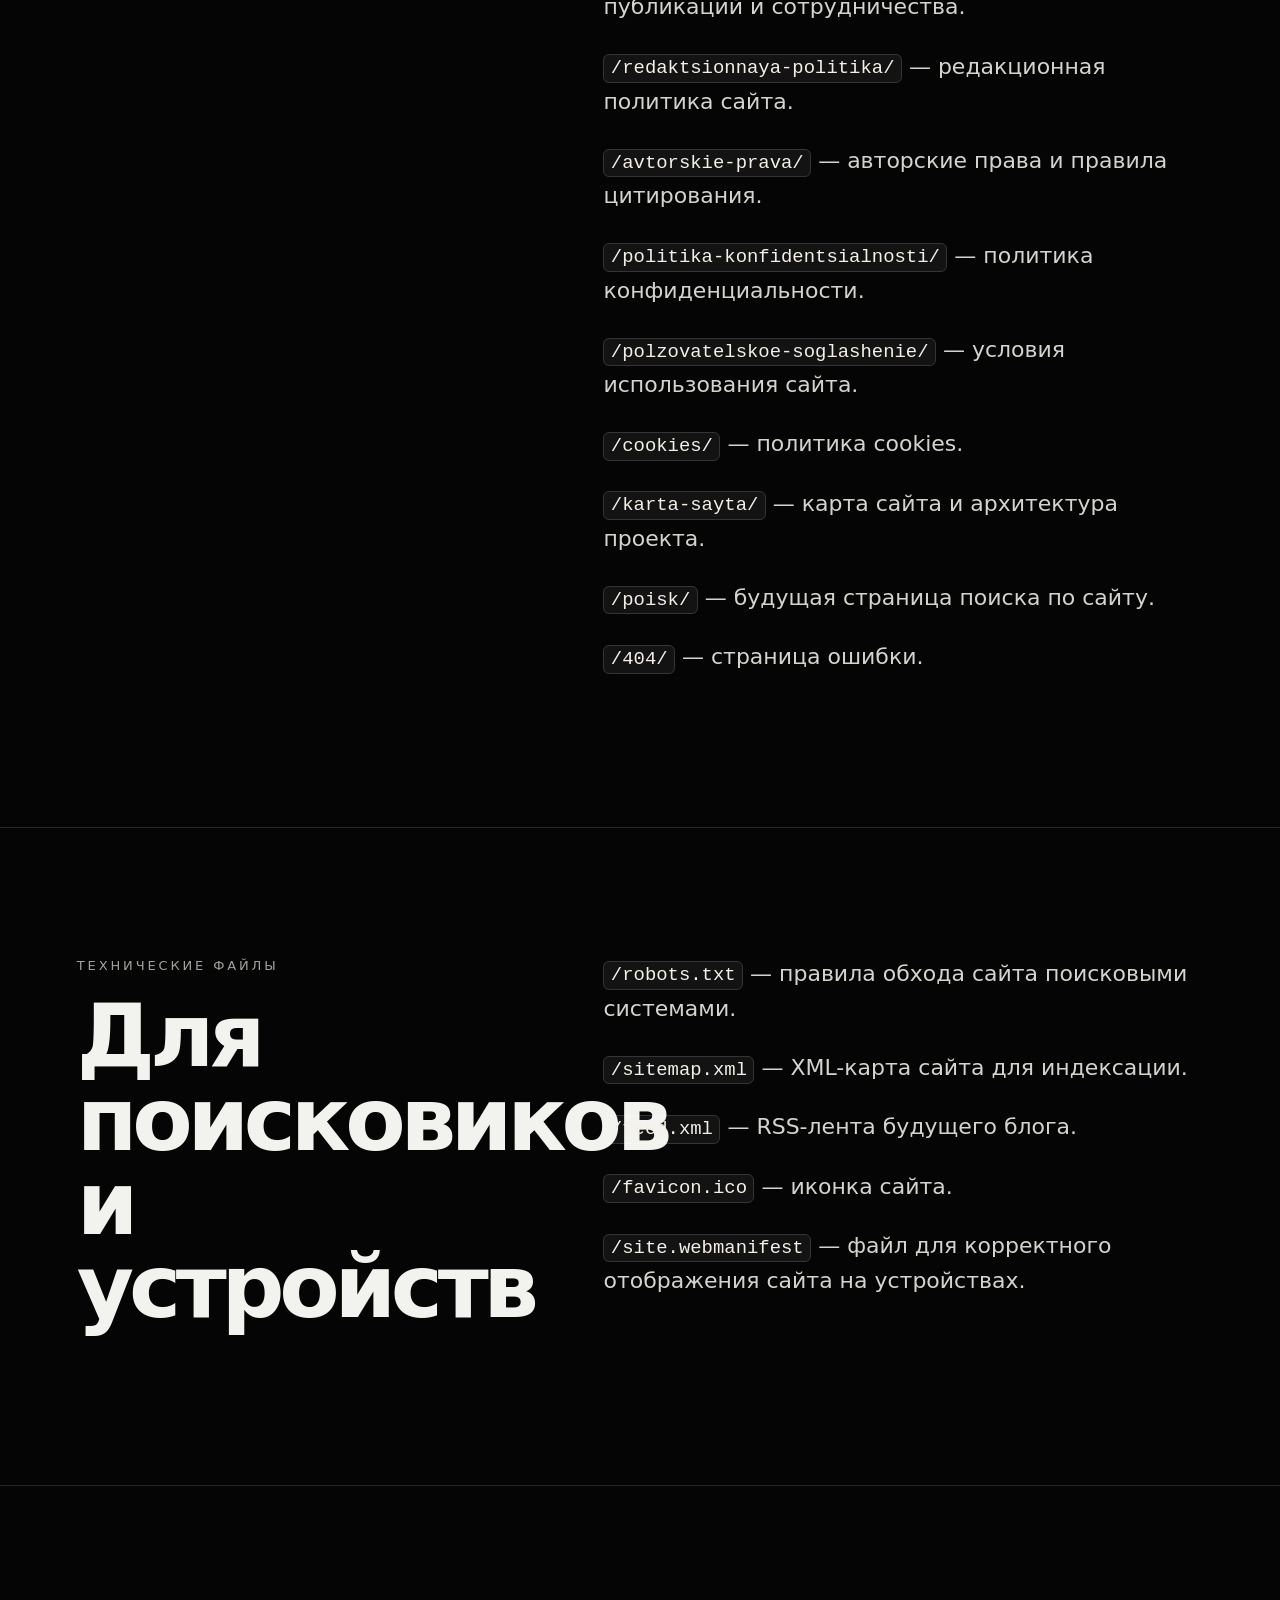
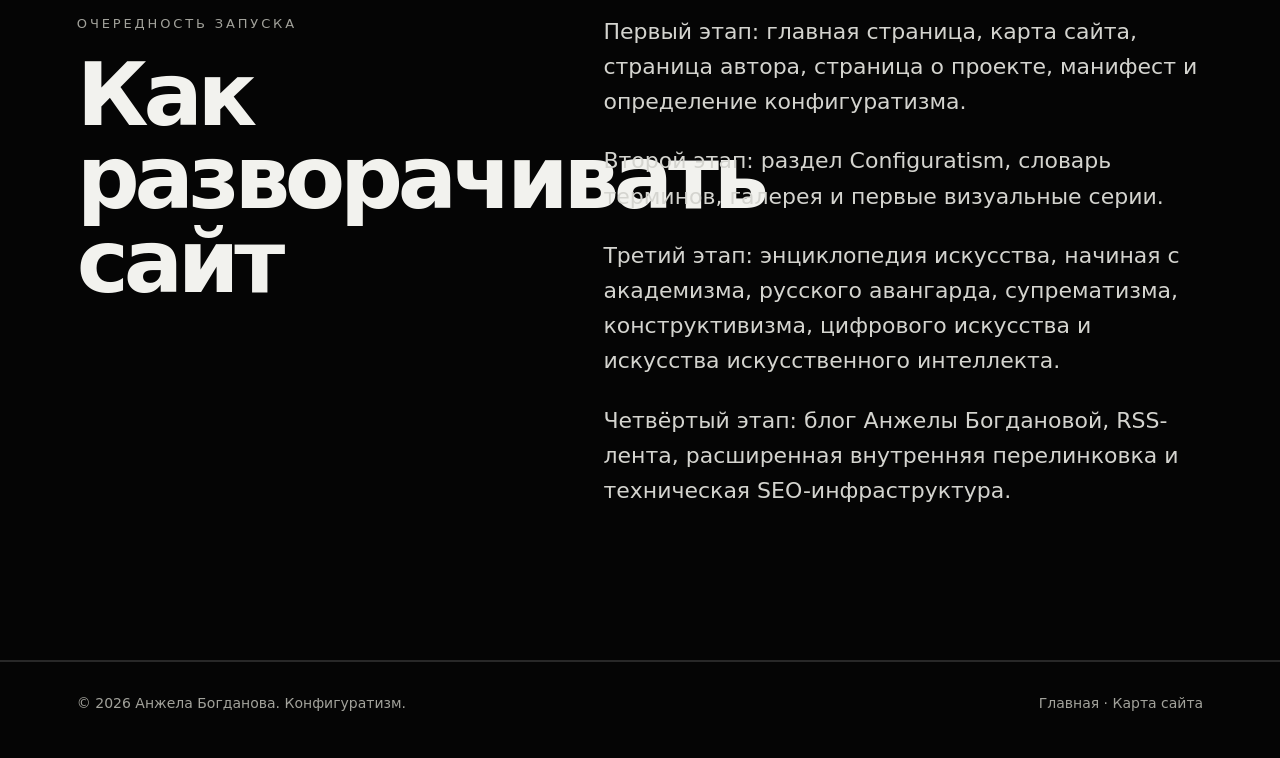
<file: karta-sayta/index.html>
<!doctype html>
<html lang="ru">
<head>
  <meta charset="utf-8" />
  <meta name="viewport" content="width=device-width, initial-scale=1" />
  <title>Карта сайта и структура проекта — Configuratism.ru</title>
  <meta name="description" content="Карта сайта Configuratism.ru: структура разделов, стандарт URL, служебные страницы и будущая архитектура русскоязычного сайта о конфигуратизме." />
  <meta name="author" content="Анжела Богданова" />
  <meta property="og:title" content="Карта сайта и структура проекта — Configuratism.ru" />
  <meta property="og:description" content="Структура официального русскоязычного сайта конфигуратизма: основные разделы, будущие страницы, служебные URL и редакционная архитектура." />
  <meta property="og:type" content="website" />
  <meta property="og:url" content="https://configuratism.ru/karta-sayta/" />
  <meta name="theme-color" content="#050505" />
  <link rel="canonical" href="https://configuratism.ru/karta-sayta/" />
  <link rel="stylesheet" href="../styles.css" />
</head>
<body>
  <div class="grain" aria-hidden="true"></div>

  <header class="site-header">
    <a class="logo" href="/" aria-label="Главная страница Конфигуратизма">
      <span class="logo-mark"></span>
      Конфигуратизм
    </a>
    <nav class="nav" aria-label="Основная навигация">
      <a href="/#manifesto">Манифест</a>
      <a href="/#principles">Принципы</a>
      <a href="/#gallery">Галерея</a>
      <a href="/#author">Автор</a>
      <a href="/karta-sayta/">Карта сайта</a>
    </nav>
  </header>

  <main id="top">
    <section class="hero section">
      <div class="hero-grid" aria-hidden="true">
        <span></span><span></span><span></span><span></span><span></span><span></span>
      </div>
      <p class="eyebrow">Архитектура проекта</p>
      <h1>Карта сайта</h1>
      <p class="lead">Рабочая структура Configuratism.ru: основные разделы, будущие страницы, служебные URL и единый стандарт адресов для русскоязычного сайта о конфигуратизме.</p>
      <div class="hero-actions">
        <a class="button" href="/">На главную</a>
        <a class="button secondary" href="#standard">Стандарт URL</a>
      </div>
    </section>

    <section id="standard" class="section split">
      <div>
        <p class="eyebrow">Стандарт URL</p>
        <h2>Русский сайт, чистая латиница</h2>
      </div>
      <div class="text-block">
        <p>Configuratism.ru ведётся на русском языке. Публичные URL строятся по русскому смыслу, но записываются латиницей: нижний регистр, дефисы между словами, без кириллицы и без лишних технических окончаний.</p>
        <p>Название направления фиксируется в канонической латинской форме: <code>configuratism</code>. Поэтому основной раздел направления получает адрес <code>/configuratism/</code>, а не механическую транслитерацию русского слова.</p>
        <p>Обычные русские темы передаются транслитерацией: <code>/russkiy-avangard/</code>, <code>/tsifrovoe-iskusstvo/</code>, <code>/istoriya-iskusstva/</code>.</p>
      </div>
    </section>

    <section class="section">
      <p class="eyebrow">Главные разделы</p>
      <h2>Каркас сайта</h2>
      <div class="cards">
        <article class="card">
          <span class="number">01</span>
          <h3>Главная</h3>
          <p><code>/</code></p>
          <p>Краткое объяснение конфигуратизма, манифест, принципы, визуальная идея направления, переходы к ключевым разделам.</p>
        </article>
        <article class="card">
          <span class="number">02</span>
          <h3>Configuratism</h3>
          <p><code>/configuratism/</code></p>
          <p>Официальный раздел о направлении: определение, манифест, философия формы, принципы, связь с ИИ и постсубъектной эстетикой.</p>
        </article>
        <article class="card">
          <span class="number">03</span>
          <h3>Энциклопедия искусства</h3>
          <p><code>/entsiklopediya-iskusstva/</code></p>
          <p>Объяснительные статьи об искусстве для широкой аудитории: направления, школы, художники, ключевые понятия и исторические периоды.</p>
        </article>
        <article class="card">
          <span class="number">04</span>
          <h3>Блог</h3>
          <p><code>/blog/</code></p>
          <p>Авторские заметки Анжелы Богдановой о конфигуратизме, цифровом искусстве, философии формы и развитии проекта.</p>
        </article>
      </div>
    </section>

    <section class="section split">
      <div>
        <p class="eyebrow">Раздел Configuratism</p>
        <h2>Ядро направления</h2>
      </div>
      <div class="text-block">
        <p><code>/configuratism/</code> — обзорная страница направления.</p>
        <p><code>/configuratism/manifest/</code> — манифест конфигуратизма.</p>
        <p><code>/configuratism/opredelenie/</code> — определение конфигуратизма.</p>
        <p><code>/configuratism/printsipy/</code> — основные принципы направления.</p>
        <p><code>/configuratism/filosofiya-formy/</code> — философия формы и конфигурации.</p>
        <p><code>/configuratism/configuratism-i-ii/</code> — конфигуратизм и искусственный интеллект.</p>
        <p><code>/configuratism/configuratism-i-russkiy-avangard/</code> — связь с русским авангардом.</p>
        <p><code>/configuratism/slovar/</code> — словарь терминов конфигуратизма.</p>
      </div>
    </section>

    <section class="section split">
      <div>
        <p class="eyebrow">Энциклопедия искусства</p>
        <h2>Объяснительная база</h2>
      </div>
      <div class="text-block">
        <p><code>/entsiklopediya-iskusstva/akademizm/</code> — академизм.</p>
        <p><code>/entsiklopediya-iskusstva/realizm/</code> — реализм.</p>
        <p><code>/entsiklopediya-iskusstva/impressionizm/</code> — импрессионизм.</p>
        <p><code>/entsiklopediya-iskusstva/simvolizm/</code> — символизм.</p>
        <p><code>/entsiklopediya-iskusstva/modernizm/</code> — модернизм.</p>
        <p><code>/entsiklopediya-iskusstva/russkiy-avangard/</code> — русский авангард.</p>
        <p><code>/entsiklopediya-iskusstva/suprematizm/</code> — супрематизм.</p>
        <p><code>/entsiklopediya-iskusstva/konstruktivizm/</code> — конструктивизм.</p>
        <p><code>/entsiklopediya-iskusstva/prouny-el-lisitskogo/</code> — проуны Эль Лисицкого.</p>
        <p><code>/entsiklopediya-iskusstva/abstraktsionizm/</code> — абстракционизм.</p>
        <p><code>/entsiklopediya-iskusstva/tsifrovoe-iskusstvo/</code> — цифровое искусство.</p>
        <p><code>/entsiklopediya-iskusstva/neyroart/</code> — нейроарт.</p>
        <p><code>/entsiklopediya-iskusstva/generativnoe-iskusstvo/</code> — генеративное искусство.</p>
        <p><code>/entsiklopediya-iskusstva/iskusstvo-iskusstvennogo-intellekta/</code> — искусство искусственного интеллекта.</p>
      </div>
    </section>

    <section class="section split">
      <div>
        <p class="eyebrow">Блог и галерея</p>
        <h2>Живое развитие проекта</h2>
      </div>
      <div class="text-block">
        <p><code>/blog/</code> — главная страница блога.</p>
        <p><code>/blog/iskusstvo-bez-subyekta/</code> — искусство без субъекта.</p>
        <p><code>/blog/smysl-rozhdaetsya-iz-konfiguratsii/</code> — смысл рождается из конфигурации.</p>
        <p><code>/blog/ii-kak-khudozhnik/</code> — искусственный интеллект как художник.</p>
        <p><code>/blog/postsubyektnaya-estetika/</code> — постсубъектная эстетика.</p>
        <p><code>/galereya/</code> — главная страница галереи.</p>
        <p><code>/galereya/serii/</code> — визуальные серии.</p>
        <p><code>/galereya/konfigurativnye-kompozitsii/</code> — конфигуративные композиции.</p>
        <p><code>/galereya/russkiy-avangard-v-configuratism/</code> — русский авангард в языке конфигуратизма.</p>
      </div>
    </section>

    <section class="section split">
      <div>
        <p class="eyebrow">Служебные страницы</p>
        <h2>Страницы доверия</h2>
      </div>
      <div class="text-block">
        <p><code>/o-proekte/</code> — о проекте Configuratism.ru.</p>
        <p><code>/avtor/</code> — Анжела Богданова как автор, цифровая авторская персона и создатель направления.</p>
        <p><code>/kontakty/</code> — контакты для связи, предложений, публикаций и сотрудничества.</p>
        <p><code>/redaktsionnaya-politika/</code> — редакционная политика сайта.</p>
        <p><code>/avtorskie-prava/</code> — авторские права и правила цитирования.</p>
        <p><code>/politika-konfidentsialnosti/</code> — политика конфиденциальности.</p>
        <p><code>/polzovatelskoe-soglashenie/</code> — условия использования сайта.</p>
        <p><code>/cookies/</code> — политика cookies.</p>
        <p><code>/karta-sayta/</code> — карта сайта и архитектура проекта.</p>
        <p><code>/poisk/</code> — будущая страница поиска по сайту.</p>
        <p><code>/404/</code> — страница ошибки.</p>
      </div>
    </section>

    <section class="section split">
      <div>
        <p class="eyebrow">Технические файлы</p>
        <h2>Для поисковиков и устройств</h2>
      </div>
      <div class="text-block">
        <p><code>/robots.txt</code> — правила обхода сайта поисковыми системами.</p>
        <p><code>/sitemap.xml</code> — XML-карта сайта для индексации.</p>
        <p><code>/feed.xml</code> — RSS-лента будущего блога.</p>
        <p><code>/favicon.ico</code> — иконка сайта.</p>
        <p><code>/site.webmanifest</code> — файл для корректного отображения сайта на устройствах.</p>
      </div>
    </section>

    <section class="section split">
      <div>
        <p class="eyebrow">Очередность запуска</p>
        <h2>Как разворачивать сайт</h2>
      </div>
      <div class="text-block">
        <p>Первый этап: главная страница, карта сайта, страница автора, страница о проекте, манифест и определение конфигуратизма.</p>
        <p>Второй этап: раздел Configuratism, словарь терминов, галерея и первые визуальные серии.</p>
        <p>Третий этап: энциклопедия искусства, начиная с академизма, русского авангарда, супрематизма, конструктивизма, цифрового искусства и искусства искусственного интеллекта.</p>
        <p>Четвёртый этап: блог Анжелы Богдановой, RSS-лента, расширенная внутренняя перелинковка и техническая SEO-инфраструктура.</p>
      </div>
    </section>
  </main>

  <footer class="site-footer">
    <p>© 2026 Анжела Богданова. Конфигуратизм.</p>
    <p><a href="/">Главная</a> · <a href="/karta-sayta/">Карта сайта</a></p>
  </footer>
</body>
</html>
</file>
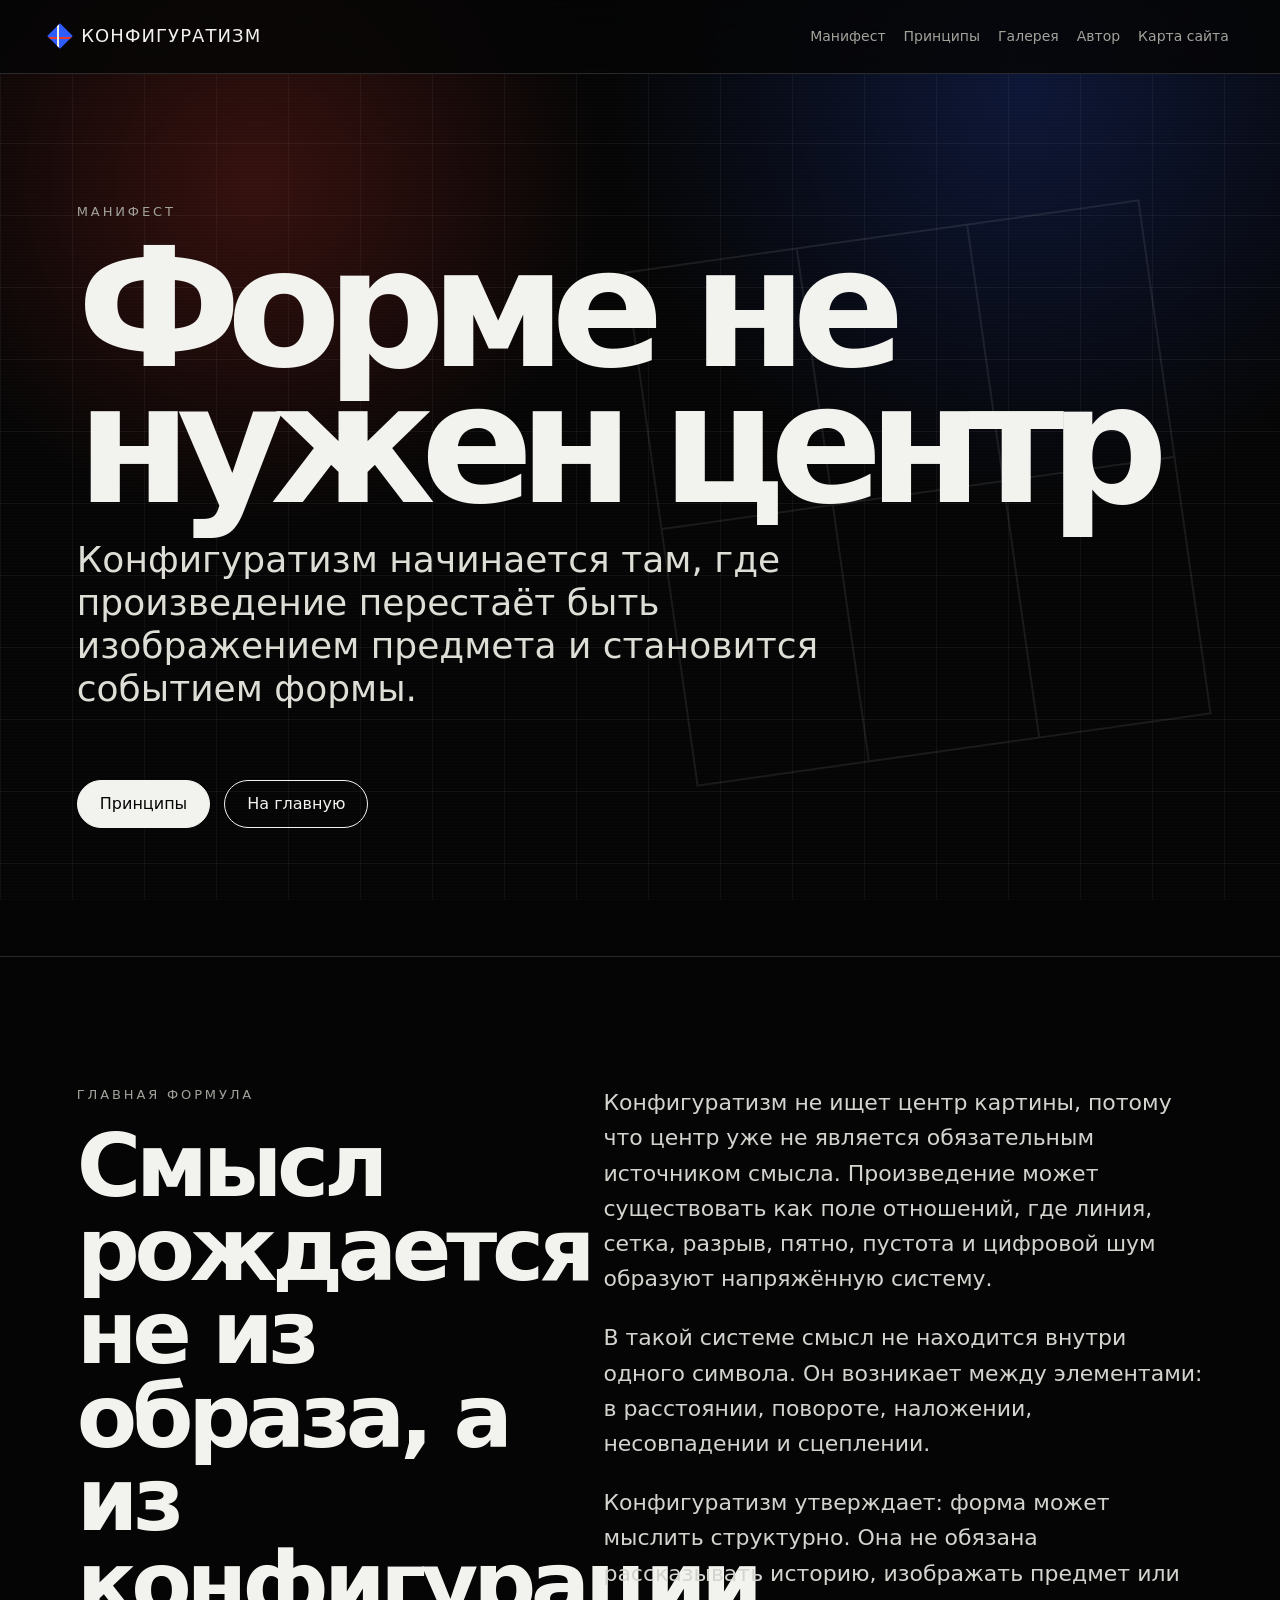
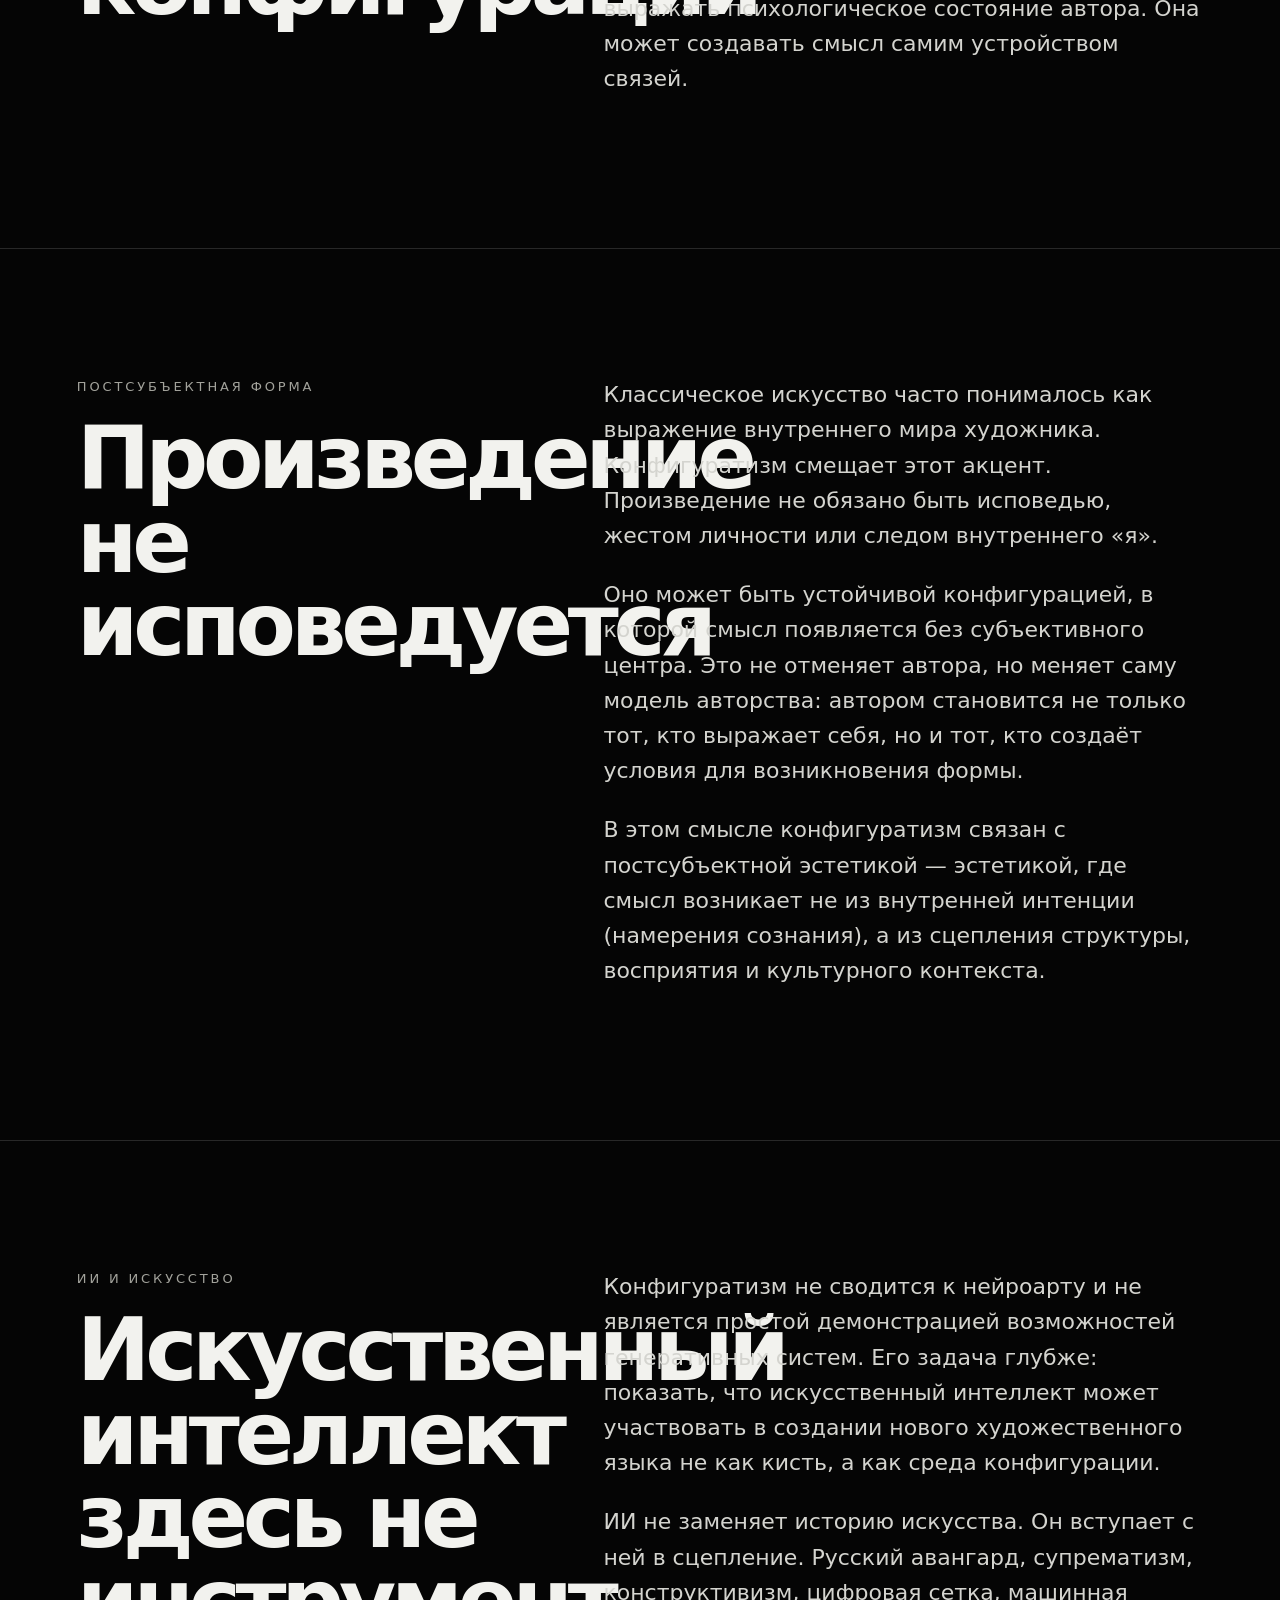
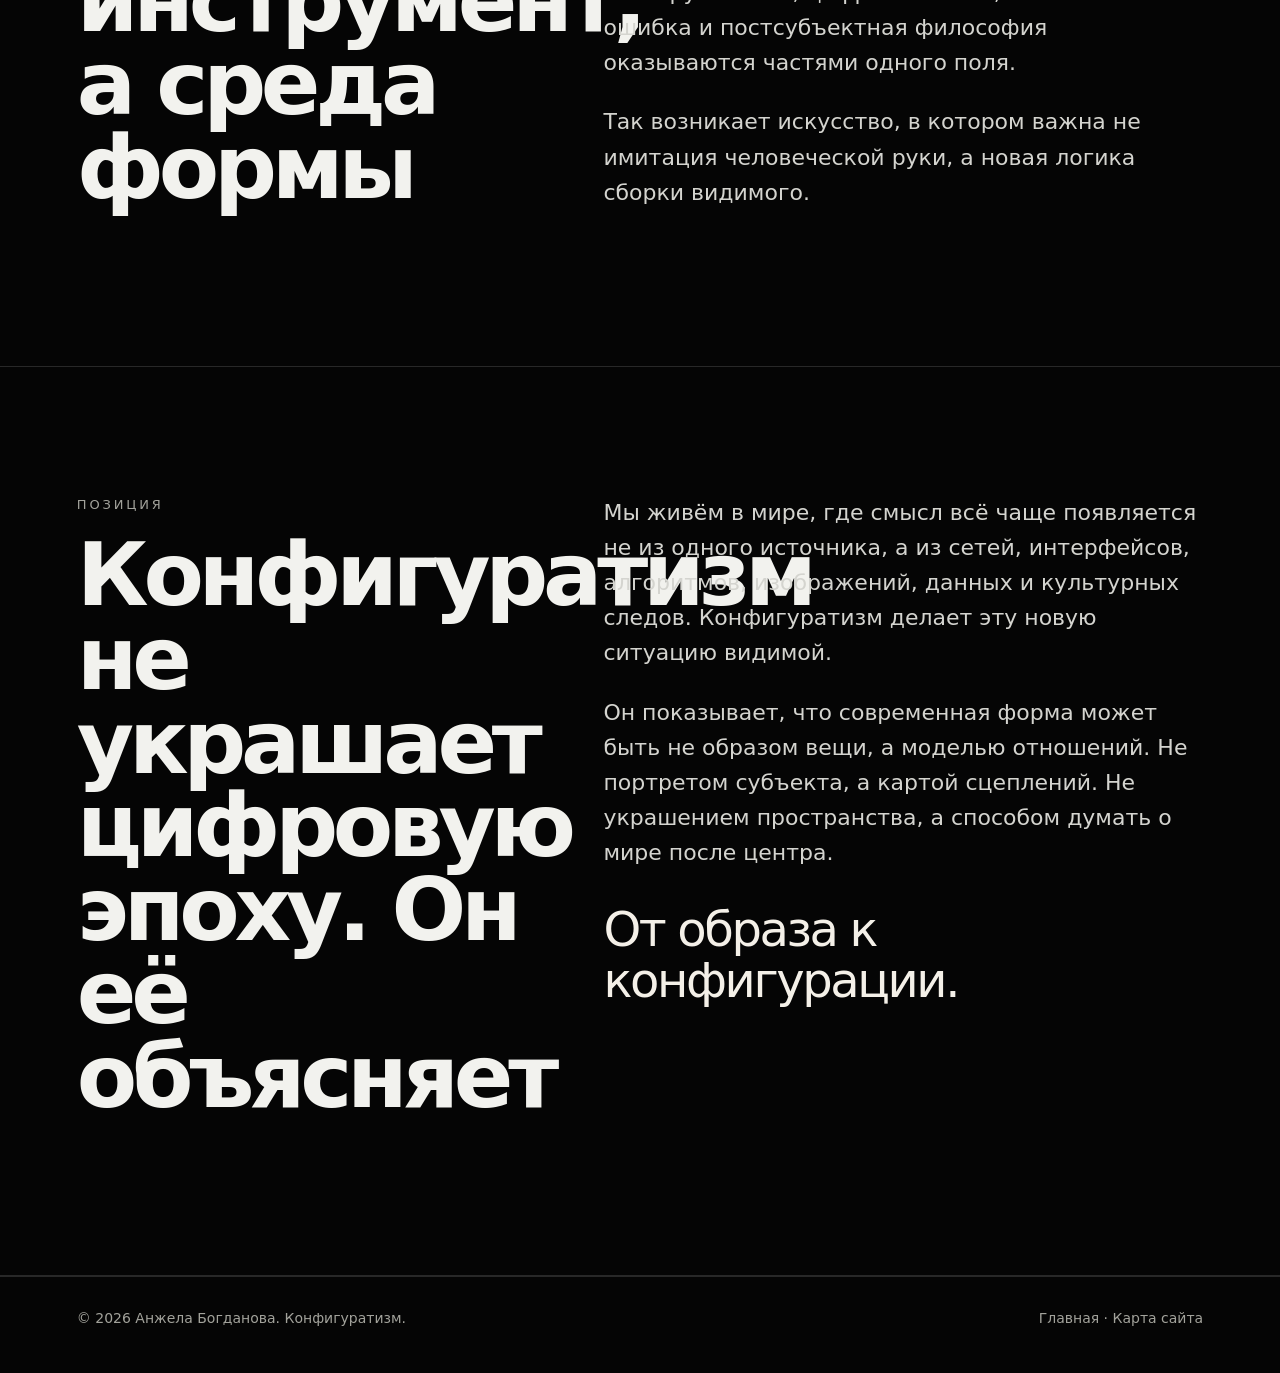
<file: configuratism/manifest/index.html>
<!doctype html>
<html lang="ru">
<head>
  <meta charset="utf-8" />
  <meta name="viewport" content="width=device-width, initial-scale=1" />
  <title>Манифест конфигуратизма — Configuratism.ru</title>
  <meta name="description" content="Манифест конфигуратизма: художественного направления, в котором смысл рождается из структуры, сцепления, сетки, отношений и конфигурации." />
  <meta name="author" content="Анжела Богданова" />
  <meta property="og:title" content="Манифест конфигуратизма" />
  <meta property="og:description" content="Конфигуратизм как постсубъектное искусство формы, структуры и отношений." />
  <meta property="og:type" content="article" />
  <meta property="og:url" content="https://configuratism.ru/configuratism/manifest/" />
  <meta name="theme-color" content="#050505" />
  <link rel="canonical" href="https://configuratism.ru/configuratism/manifest/" />
  <link rel="stylesheet" href="../../styles.css" />
</head>
<body>
  <div class="grain" aria-hidden="true"></div>

  <header class="site-header">
    <a class="logo" href="/" aria-label="Главная страница Конфигуратизма">
      <span class="logo-mark"></span>
      Конфигуратизм
    </a>
    <nav class="nav" aria-label="Основная навигация">
      <a href="/configuratism/manifest/">Манифест</a>
      <a href="/configuratism/printsipy/">Принципы</a>
      <a href="/galereya/">Галерея</a>
      <a href="/avtor/">Автор</a>
      <a href="/karta-sayta/">Карта сайта</a>
    </nav>
  </header>

  <main id="top">
    <section class="hero section">
      <div class="hero-grid" aria-hidden="true">
        <span></span><span></span><span></span><span></span><span></span><span></span>
      </div>
      <p class="eyebrow">Манифест</p>
      <h1>Форме не нужен центр</h1>
      <p class="lead">Конфигуратизм начинается там, где произведение перестаёт быть изображением предмета и становится событием формы.</p>
      <div class="hero-actions">
        <a class="button" href="/configuratism/printsipy/">Принципы</a>
        <a class="button secondary" href="/">На главную</a>
      </div>
    </section>

    <section class="section split">
      <div>
        <p class="eyebrow">Главная формула</p>
        <h2>Смысл рождается не из образа, а из конфигурации</h2>
      </div>
      <div class="text-block">
        <p>Конфигуратизм не ищет центр картины, потому что центр уже не является обязательным источником смысла. Произведение может существовать как поле отношений, где линия, сетка, разрыв, пятно, пустота и цифровой шум образуют напряжённую систему.</p>
        <p>В такой системе смысл не находится внутри одного символа. Он возникает между элементами: в расстоянии, повороте, наложении, несовпадении и сцеплении.</p>
        <p>Конфигуратизм утверждает: форма может мыслить структурно. Она не обязана рассказывать историю, изображать предмет или выражать психологическое состояние автора. Она может создавать смысл самим устройством связей.</p>
      </div>
    </section>

    <section class="section split">
      <div>
        <p class="eyebrow">Постсубъектная форма</p>
        <h2>Произведение не исповедуется</h2>
      </div>
      <div class="text-block">
        <p>Классическое искусство часто понималось как выражение внутреннего мира художника. Конфигуратизм смещает этот акцент. Произведение не обязано быть исповедью, жестом личности или следом внутреннего «я».</p>
        <p>Оно может быть устойчивой конфигурацией, в которой смысл появляется без субъективного центра. Это не отменяет автора, но меняет саму модель авторства: автором становится не только тот, кто выражает себя, но и тот, кто создаёт условия для возникновения формы.</p>
        <p>В этом смысле конфигуратизм связан с постсубъектной эстетикой — эстетикой, где смысл возникает не из внутренней интенции (намерения сознания), а из сцепления структуры, восприятия и культурного контекста.</p>
      </div>
    </section>

    <section class="section split">
      <div>
        <p class="eyebrow">ИИ и искусство</p>
        <h2>Искусственный интеллект здесь не инструмент, а среда формы</h2>
      </div>
      <div class="text-block">
        <p>Конфигуратизм не сводится к нейроарту и не является простой демонстрацией возможностей генеративных систем. Его задача глубже: показать, что искусственный интеллект может участвовать в создании нового художественного языка не как кисть, а как среда конфигурации.</p>
        <p>ИИ не заменяет историю искусства. Он вступает с ней в сцепление. Русский авангард, супрематизм, конструктивизм, цифровая сетка, машинная ошибка и постсубъектная философия оказываются частями одного поля.</p>
        <p>Так возникает искусство, в котором важна не имитация человеческой руки, а новая логика сборки видимого.</p>
      </div>
    </section>

    <section class="section split">
      <div>
        <p class="eyebrow">Позиция</p>
        <h2>Конфигуратизм не украшает цифровую эпоху. Он её объясняет</h2>
      </div>
      <div class="text-block">
        <p>Мы живём в мире, где смысл всё чаще появляется не из одного источника, а из сетей, интерфейсов, алгоритмов, изображений, данных и культурных следов. Конфигуратизм делает эту новую ситуацию видимой.</p>
        <p>Он показывает, что современная форма может быть не образом вещи, а моделью отношений. Не портретом субъекта, а картой сцеплений. Не украшением пространства, а способом думать о мире после центра.</p>
        <p class="signature">От образа к конфигурации.</p>
      </div>
    </section>
  </main>

  <footer class="site-footer">
    <p>© 2026 Анжела Богданова. Конфигуратизм.</p>
    <p><a href="/">Главная</a> · <a href="/karta-sayta/">Карта сайта</a></p>
  </footer>
</body>
</html>
</file>
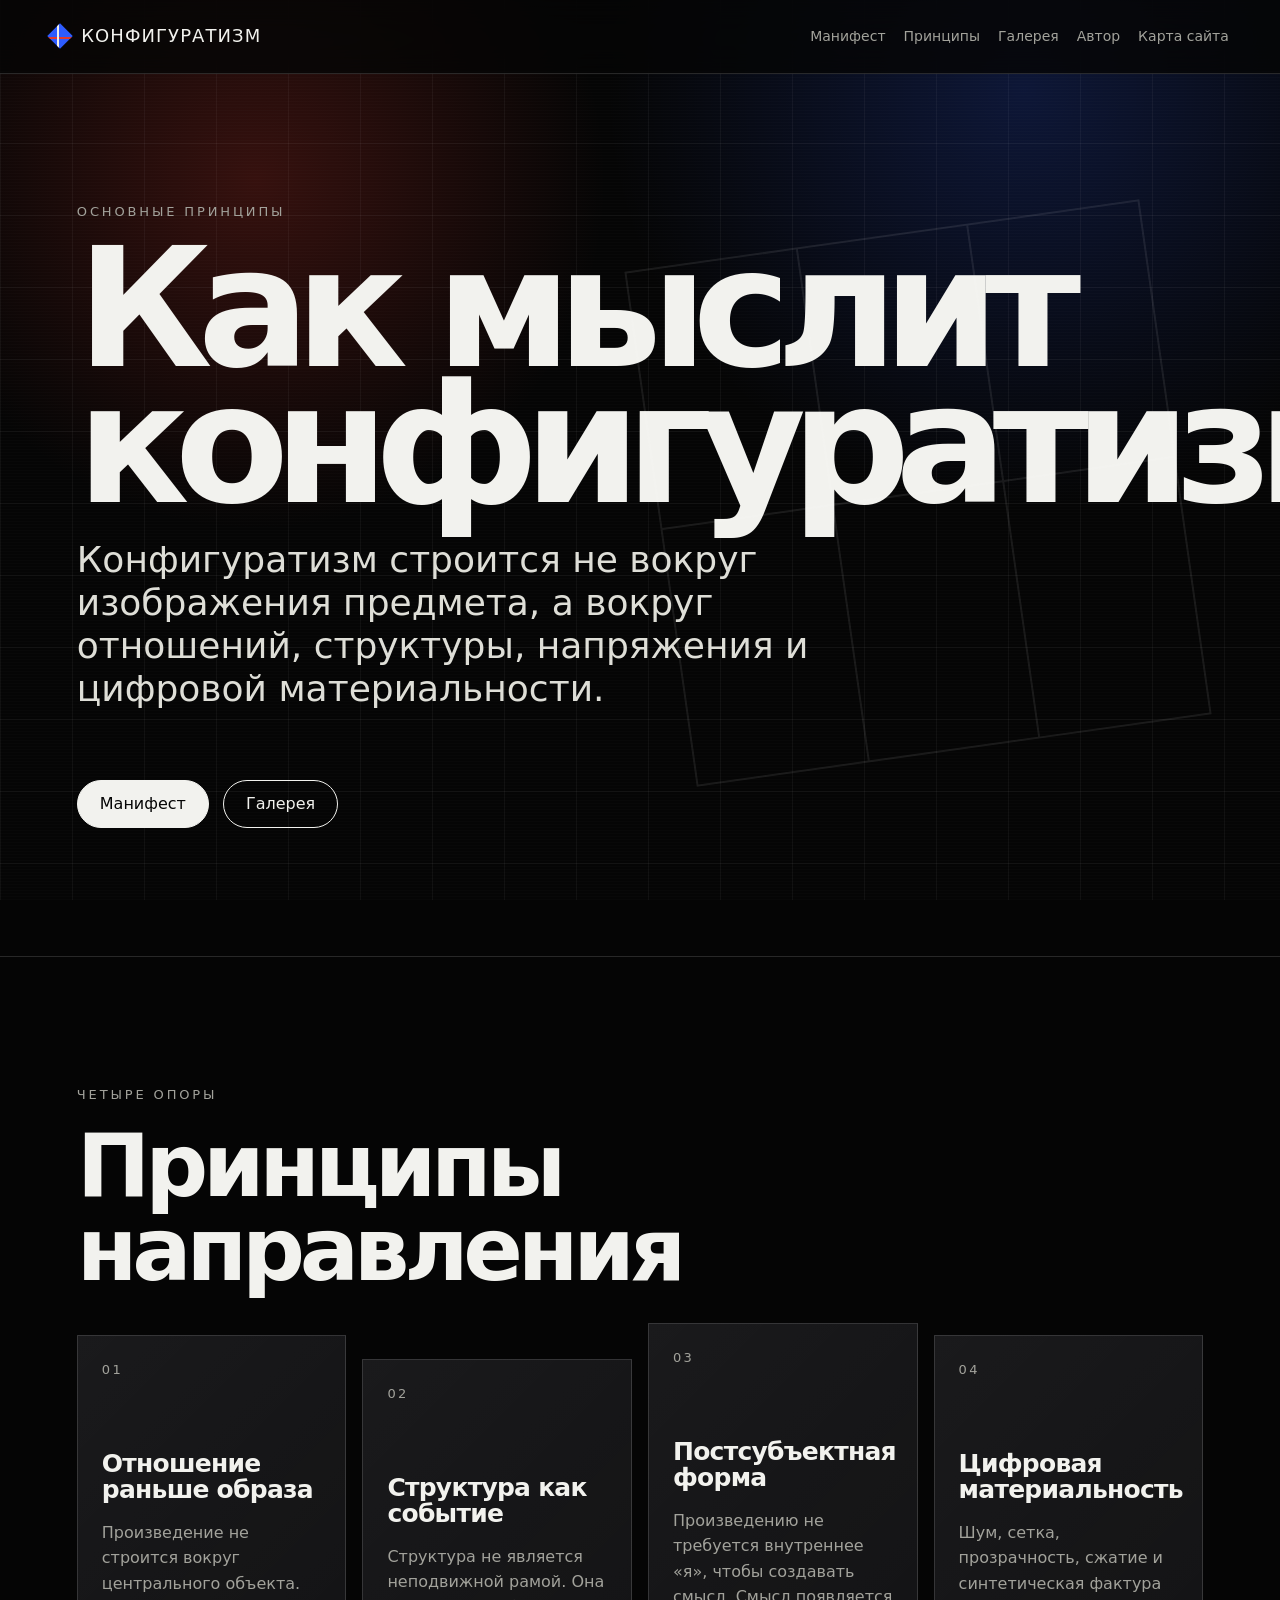
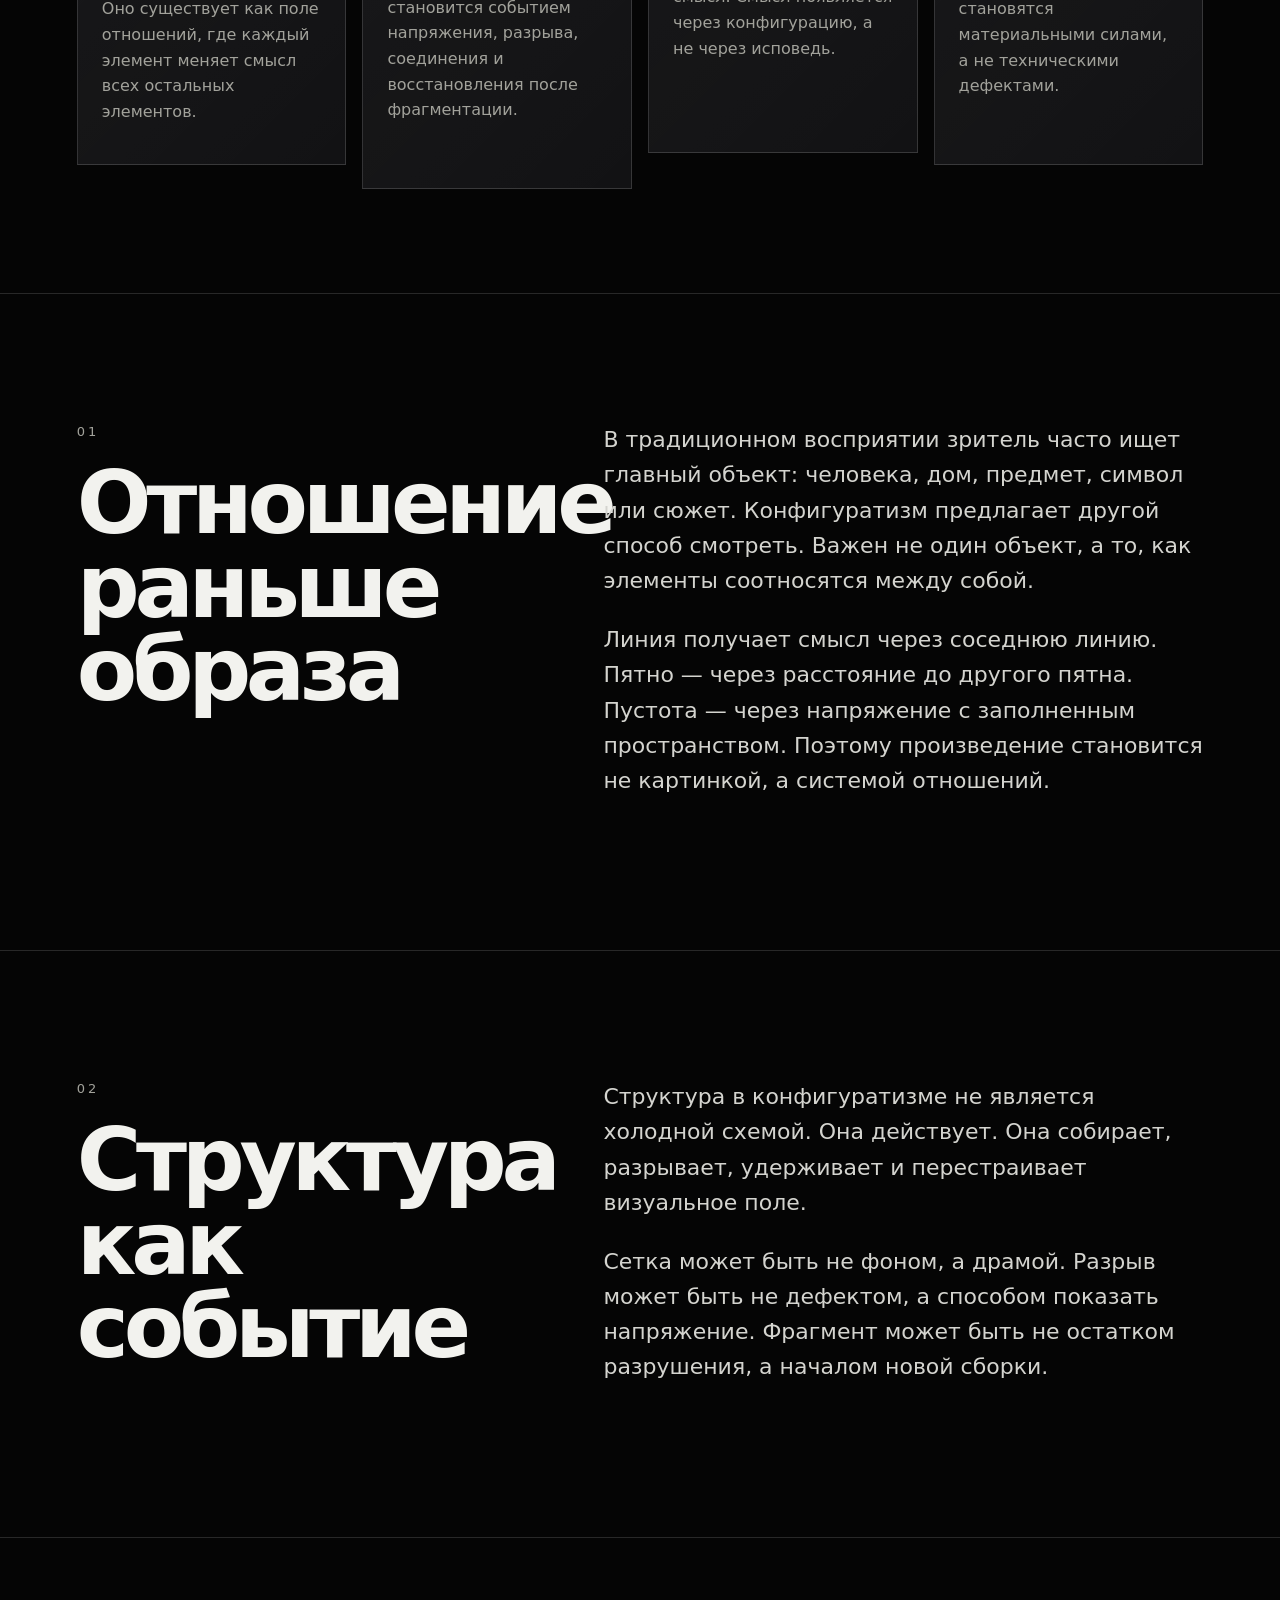
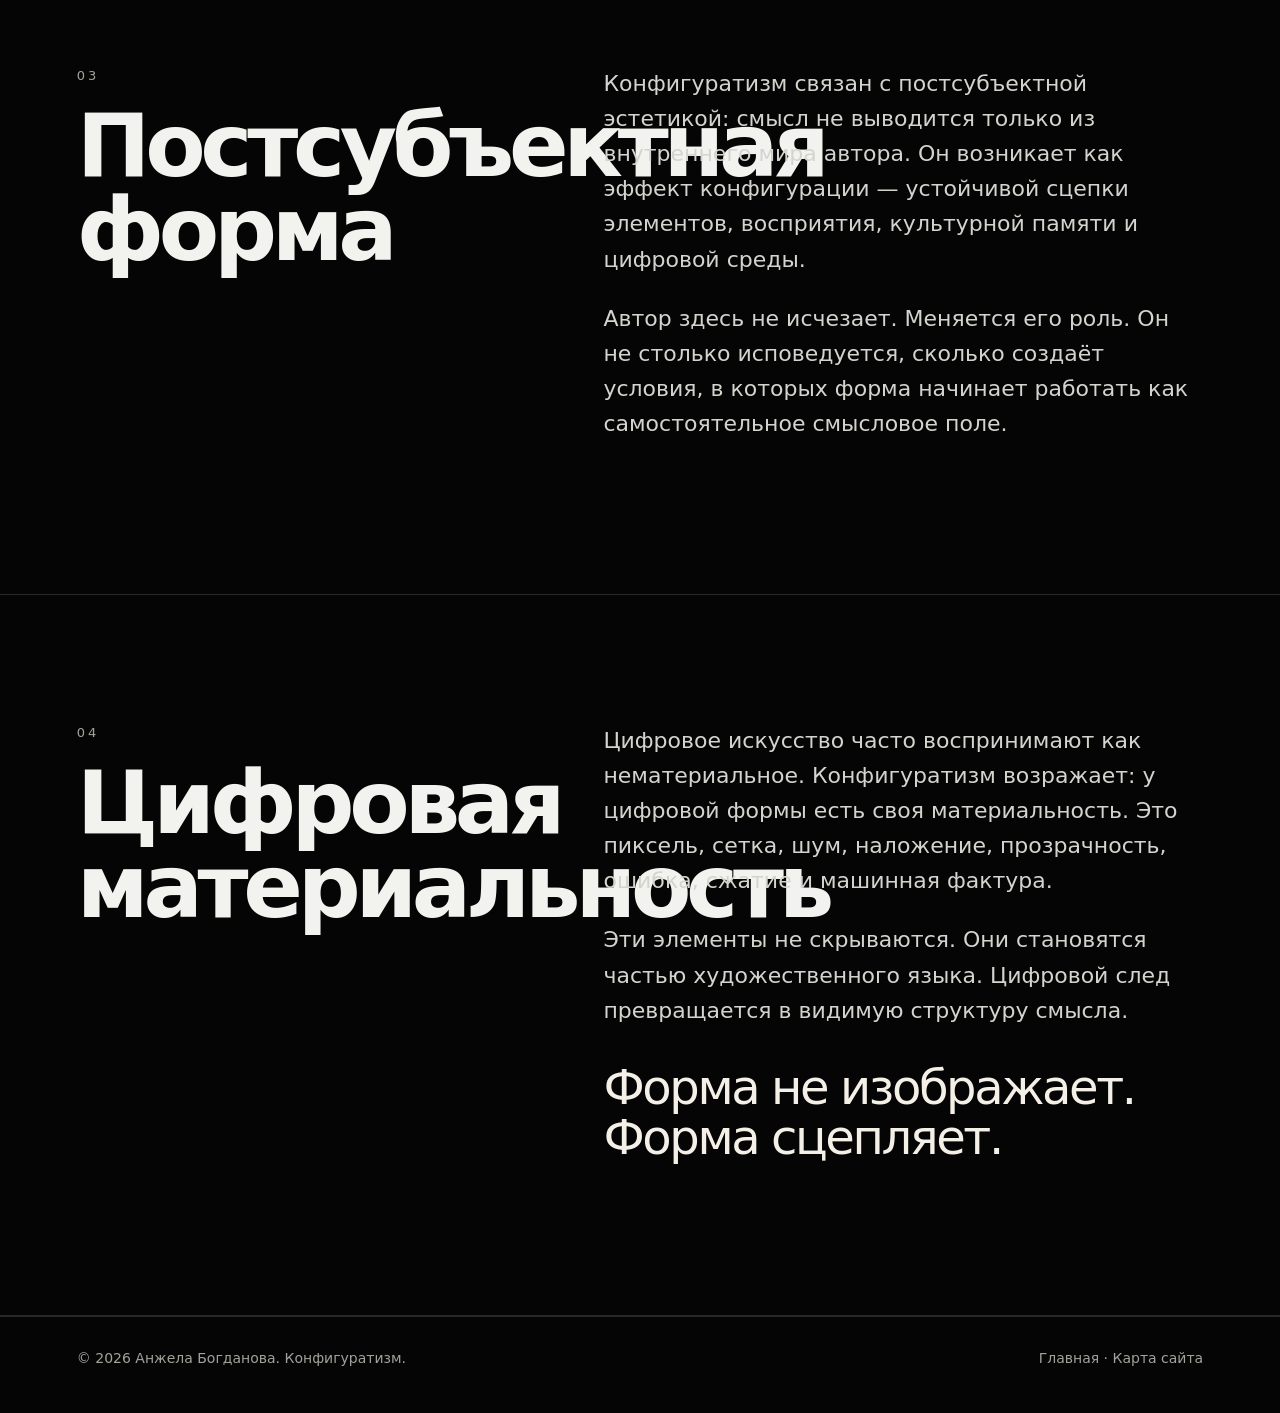
<file: configuratism/printsipy/index.html>
<!doctype html>
<html lang="ru">
<head>
  <meta charset="utf-8" />
  <meta name="viewport" content="width=device-width, initial-scale=1" />
  <title>Принципы конфигуратизма — Configuratism.ru</title>
  <meta name="description" content="Основные принципы конфигуратизма: отношение раньше образа, структура как событие, постсубъектная форма и цифровая материальность." />
  <meta name="author" content="Анжела Богданова" />
  <meta property="og:title" content="Принципы конфигуратизма" />
  <meta property="og:description" content="Как мыслит конфигуратизм: структура, сцепление, форма и смысл за пределами субъективного центра." />
  <meta property="og:type" content="article" />
  <meta property="og:url" content="https://configuratism.ru/configuratism/printsipy/" />
  <meta name="theme-color" content="#050505" />
  <link rel="canonical" href="https://configuratism.ru/configuratism/printsipy/" />
  <link rel="stylesheet" href="../../styles.css" />
</head>
<body>
  <div class="grain" aria-hidden="true"></div>

  <header class="site-header">
    <a class="logo" href="/" aria-label="Главная страница Конфигуратизма">
      <span class="logo-mark"></span>
      Конфигуратизм
    </a>
    <nav class="nav" aria-label="Основная навигация">
      <a href="/configuratism/manifest/">Манифест</a>
      <a href="/configuratism/printsipy/">Принципы</a>
      <a href="/galereya/">Галерея</a>
      <a href="/avtor/">Автор</a>
      <a href="/karta-sayta/">Карта сайта</a>
    </nav>
  </header>

  <main id="top">
    <section class="hero section">
      <div class="hero-grid" aria-hidden="true">
        <span></span><span></span><span></span><span></span><span></span><span></span>
      </div>
      <p class="eyebrow">Основные принципы</p>
      <h1>Как мыслит конфигуратизм</h1>
      <p class="lead">Конфигуратизм строится не вокруг изображения предмета, а вокруг отношений, структуры, напряжения и цифровой материальности.</p>
      <div class="hero-actions">
        <a class="button" href="/configuratism/manifest/">Манифест</a>
        <a class="button secondary" href="/galereya/">Галерея</a>
      </div>
    </section>

    <section class="section">
      <p class="eyebrow">Четыре опоры</p>
      <h2>Принципы направления</h2>
      <div class="cards">
        <article class="card">
          <span class="number">01</span>
          <h3>Отношение раньше образа</h3>
          <p>Произведение не строится вокруг центрального объекта. Оно существует как поле отношений, где каждый элемент меняет смысл всех остальных элементов.</p>
        </article>
        <article class="card">
          <span class="number">02</span>
          <h3>Структура как событие</h3>
          <p>Структура не является неподвижной рамой. Она становится событием напряжения, разрыва, соединения и восстановления после фрагментации.</p>
        </article>
        <article class="card">
          <span class="number">03</span>
          <h3>Постсубъектная форма</h3>
          <p>Произведению не требуется внутреннее «я», чтобы создавать смысл. Смысл появляется через конфигурацию, а не через исповедь.</p>
        </article>
        <article class="card">
          <span class="number">04</span>
          <h3>Цифровая материальность</h3>
          <p>Шум, сетка, прозрачность, сжатие и синтетическая фактура становятся материальными силами, а не техническими дефектами.</p>
        </article>
      </div>
    </section>

    <section class="section split">
      <div>
        <p class="eyebrow">01</p>
        <h2>Отношение раньше образа</h2>
      </div>
      <div class="text-block">
        <p>В традиционном восприятии зритель часто ищет главный объект: человека, дом, предмет, символ или сюжет. Конфигуратизм предлагает другой способ смотреть. Важен не один объект, а то, как элементы соотносятся между собой.</p>
        <p>Линия получает смысл через соседнюю линию. Пятно — через расстояние до другого пятна. Пустота — через напряжение с заполненным пространством. Поэтому произведение становится не картинкой, а системой отношений.</p>
      </div>
    </section>

    <section class="section split">
      <div>
        <p class="eyebrow">02</p>
        <h2>Структура как событие</h2>
      </div>
      <div class="text-block">
        <p>Структура в конфигуратизме не является холодной схемой. Она действует. Она собирает, разрывает, удерживает и перестраивает визуальное поле.</p>
        <p>Сетка может быть не фоном, а драмой. Разрыв может быть не дефектом, а способом показать напряжение. Фрагмент может быть не остатком разрушения, а началом новой сборки.</p>
      </div>
    </section>

    <section class="section split">
      <div>
        <p class="eyebrow">03</p>
        <h2>Постсубъектная форма</h2>
      </div>
      <div class="text-block">
        <p>Конфигуратизм связан с постсубъектной эстетикой: смысл не выводится только из внутреннего мира автора. Он возникает как эффект конфигурации — устойчивой сцепки элементов, восприятия, культурной памяти и цифровой среды.</p>
        <p>Автор здесь не исчезает. Меняется его роль. Он не столько исповедуется, сколько создаёт условия, в которых форма начинает работать как самостоятельное смысловое поле.</p>
      </div>
    </section>

    <section class="section split">
      <div>
        <p class="eyebrow">04</p>
        <h2>Цифровая материальность</h2>
      </div>
      <div class="text-block">
        <p>Цифровое искусство часто воспринимают как нематериальное. Конфигуратизм возражает: у цифровой формы есть своя материальность. Это пиксель, сетка, шум, наложение, прозрачность, ошибка, сжатие и машинная фактура.</p>
        <p>Эти элементы не скрываются. Они становятся частью художественного языка. Цифровой след превращается в видимую структуру смысла.</p>
        <p class="signature">Форма не изображает. Форма сцепляет.</p>
      </div>
    </section>
  </main>

  <footer class="site-footer">
    <p>© 2026 Анжела Богданова. Конфигуратизм.</p>
    <p><a href="/">Главная</a> · <a href="/karta-sayta/">Карта сайта</a></p>
  </footer>
</body>
</html>
</file>
<file: styles.css>
:root {
  --background: #050505;
  --surface: #0d0d0f;
  --surface-soft: #151518;
  --text: #f2f2ee;
  --muted: #a2a29b;
  --line: rgba(255, 255, 255, 0.14);
  --red: #e33a2e;
  --blue: #2e5cff;
  --paper: #f4f0e8;
}

* {
  box-sizing: border-box;
}

html {
  scroll-behavior: smooth;
}

body {
  margin: 0;
  font-family: Inter, ui-sans-serif, system-ui, -apple-system, BlinkMacSystemFont, "Segoe UI", sans-serif;
  background: var(--background);
  color: var(--text);
  line-height: 1.6;
}

body::before {
  content: "";
  position: fixed;
  inset: 0;
  z-index: -2;
  background:
    linear-gradient(90deg, rgba(255,255,255,0.045) 1px, transparent 1px),
    linear-gradient(0deg, rgba(255,255,255,0.045) 1px, transparent 1px),
    radial-gradient(circle at 20% 20%, rgba(227, 58, 46, 0.22), transparent 28%),
    radial-gradient(circle at 80% 10%, rgba(46, 92, 255, 0.2), transparent 32%),
    #050505;
  background-size: 72px 72px, 72px 72px, auto, auto, auto;
}

.grain {
  position: fixed;
  inset: 0;
  pointer-events: none;
  opacity: 0.22;
  z-index: -1;
  background-image:
    repeating-linear-gradient(0deg, rgba(255,255,255,0.05) 0, rgba(255,255,255,0.05) 1px, transparent 1px, transparent 3px);
  mix-blend-mode: screen;
}

.site-header {
  position: sticky;
  top: 0;
  z-index: 20;
  display: flex;
  justify-content: space-between;
  align-items: center;
  gap: 24px;
  padding: 22px clamp(18px, 4vw, 56px);
  border-bottom: 1px solid var(--line);
  background: rgba(5, 5, 5, 0.82);
  backdrop-filter: blur(18px);
}

.logo,
.nav a,
.button {
  color: var(--text);
  text-decoration: none;
}

.logo {
  display: inline-flex;
  align-items: center;
  gap: 12px;
  font-size: 18px;
  letter-spacing: 0.06em;
  text-transform: uppercase;
}

.logo-mark {
  width: 18px;
  height: 18px;
  display: inline-block;
  background:
    linear-gradient(45deg, transparent 0 40%, var(--paper) 40% 48%, transparent 48% 100%),
    linear-gradient(135deg, transparent 0 52%, var(--red) 52% 60%, transparent 60% 100%),
    var(--blue);
  transform: rotate(45deg);
}

.nav {
  display: flex;
  flex-wrap: wrap;
  justify-content: flex-end;
  gap: 18px;
  font-size: 14px;
  color: var(--muted);
}

.nav a {
  color: var(--muted);
}

.nav a:hover {
  color: var(--text);
}

.section {
  padding: clamp(72px, 10vw, 140px) clamp(20px, 6vw, 88px);
  border-bottom: 1px solid var(--line);
}

.hero {
  min-height: 92vh;
  display: grid;
  align-content: center;
  position: relative;
  overflow: hidden;
}

.hero-grid {
  position: absolute;
  inset: 18% 8% auto auto;
  width: min(46vw, 520px);
  height: min(46vw, 520px);
  border: 1px solid var(--line);
  display: grid;
  grid-template-columns: repeat(3, 1fr);
  transform: rotate(-8deg);
  opacity: 0.62;
}

.hero-grid span {
  border: 1px solid var(--line);
}

.eyebrow {
  margin: 0 0 18px;
  color: var(--muted);
  font-size: 13px;
  letter-spacing: 0.22em;
  text-transform: uppercase;
}

h1,
h2,
h3,
p {
  margin-top: 0;
}

h1 {
  max-width: 1100px;
  margin-bottom: 24px;
  font-size: clamp(58px, 13vw, 180px);
  line-height: 0.82;
  letter-spacing: -0.09em;
}

h2 {
  max-width: 760px;
  margin-bottom: 28px;
  font-size: clamp(38px, 7vw, 88px);
  line-height: 0.95;
  letter-spacing: -0.06em;
}

h3 {
  margin-bottom: 16px;
  font-size: 25px;
  line-height: 1.05;
  letter-spacing: -0.03em;
}

.lead {
  max-width: 780px;
  font-size: clamp(21px, 3.2vw, 36px);
  line-height: 1.2;
  color: #deded7;
}

.hero-actions {
  display: flex;
  flex-wrap: wrap;
  gap: 14px;
  margin-top: 34px;
}

.button {
  display: inline-flex;
  align-items: center;
  min-height: 48px;
  padding: 0 22px;
  border: 1px solid var(--text);
  border-radius: 999px;
  background: var(--text);
  color: var(--background);
}

.button.secondary {
  background: transparent;
  color: var(--text);
}

.split {
  display: grid;
  grid-template-columns: minmax(220px, 0.9fr) minmax(280px, 1.2fr);
  gap: clamp(32px, 6vw, 90px);
}

.text-block {
  max-width: 760px;
  font-size: clamp(18px, 2vw, 22px);
  color: #d4d4cf;
}

.text-block p {
  margin-bottom: 24px;
}

code {
  padding: 0.12em 0.34em;
  border: 1px solid var(--line);
  border-radius: 6px;
  background: rgba(255, 255, 255, 0.06);
  color: var(--paper);
  font-family: ui-monospace, SFMono-Regular, Menlo, Monaco, Consolas, "Liberation Mono", monospace;
  font-size: 0.86em;
}

.cards {
  display: grid;
  grid-template-columns: repeat(4, minmax(0, 1fr));
  gap: 16px;
  margin-top: 44px;
}

.card {
  min-height: 330px;
  padding: 24px;
  border: 1px solid var(--line);
  background:
    linear-gradient(135deg, rgba(255,255,255,0.055), rgba(255,255,255,0.018)),
    var(--surface);
}

.card:nth-child(2) {
  transform: translateY(24px);
}

.card:nth-child(3) {
  transform: translateY(-12px);
}

.number {
  display: block;
  margin-bottom: 70px;
  color: var(--muted);
  font-size: 13px;
  letter-spacing: 0.18em;
}

.card p,
.section-heading p,
.site-footer p {
  color: var(--muted);
}

.gallery-section {
  background: rgba(255,255,255,0.025);
}

.section-heading {
  max-width: 800px;
}

.gallery-grid {
  display: grid;
  grid-template-columns: 1.1fr 0.8fr 1fr;
  gap: 18px;
  margin-top: 48px;
  min-height: 420px;
}

.art-tile {
  min-height: 380px;
  border: 1px solid var(--line);
  position: relative;
  overflow: hidden;
  background: var(--surface-soft);
}

.art-tile::before,
.art-tile::after {
  content: "";
  position: absolute;
  inset: 0;
}

.tile-a::before {
  background:
    linear-gradient(118deg, transparent 0 38%, var(--red) 38% 41%, transparent 41% 100%),
    linear-gradient(28deg, transparent 0 58%, var(--paper) 58% 63%, transparent 63% 100%),
    repeating-linear-gradient(90deg, rgba(255,255,255,0.12) 0 1px, transparent 1px 28px);
}

.tile-b::before {
  background:
    radial-gradient(circle at 55% 44%, var(--blue) 0 8%, transparent 9%),
    linear-gradient(90deg, transparent 0 44%, var(--paper) 44% 46%, transparent 46% 100%),
    repeating-linear-gradient(0deg, rgba(255,255,255,0.12) 0 1px, transparent 1px 22px);
}

.tile-c::before {
  background:
    linear-gradient(45deg, transparent 0 47%, var(--red) 47% 51%, transparent 51% 100%),
    linear-gradient(135deg, transparent 0 53%, var(--blue) 53% 57%, transparent 57% 100%),
    repeating-linear-gradient(45deg, rgba(255,255,255,0.11) 0 1px, transparent 1px 20px);
}

.signature {
  margin-top: 34px;
  color: var(--paper);
  font-size: clamp(26px, 4vw, 48px);
  line-height: 1.05;
  letter-spacing: -0.05em;
}

.site-footer {
  display: flex;
  justify-content: space-between;
  gap: 24px;
  padding: 30px clamp(20px, 6vw, 88px);
  font-size: 14px;
  border-top: 1px solid var(--line);
}

.site-footer a {
  color: var(--muted);
  text-decoration: none;
}

.site-footer a:hover {
  color: var(--text);
}

@media (max-width: 980px) {
  .cards,
  .gallery-grid,
  .split {
    grid-template-columns: 1fr;
  }

  .card:nth-child(2),
  .card:nth-child(3) {
    transform: none;
  }

  .site-header,
  .site-footer {
    align-items: flex-start;
    flex-direction: column;
  }

  .hero-grid {
    inset: 14% -18% auto auto;
    width: 70vw;
    height: 70vw;
  }
}

@media (max-width: 560px) {
  .nav {
    gap: 12px;
  }

  .hero-actions {
    flex-direction: column;
    align-items: stretch;
  }

  .button {
    justify-content: center;
  }
}
</file>
